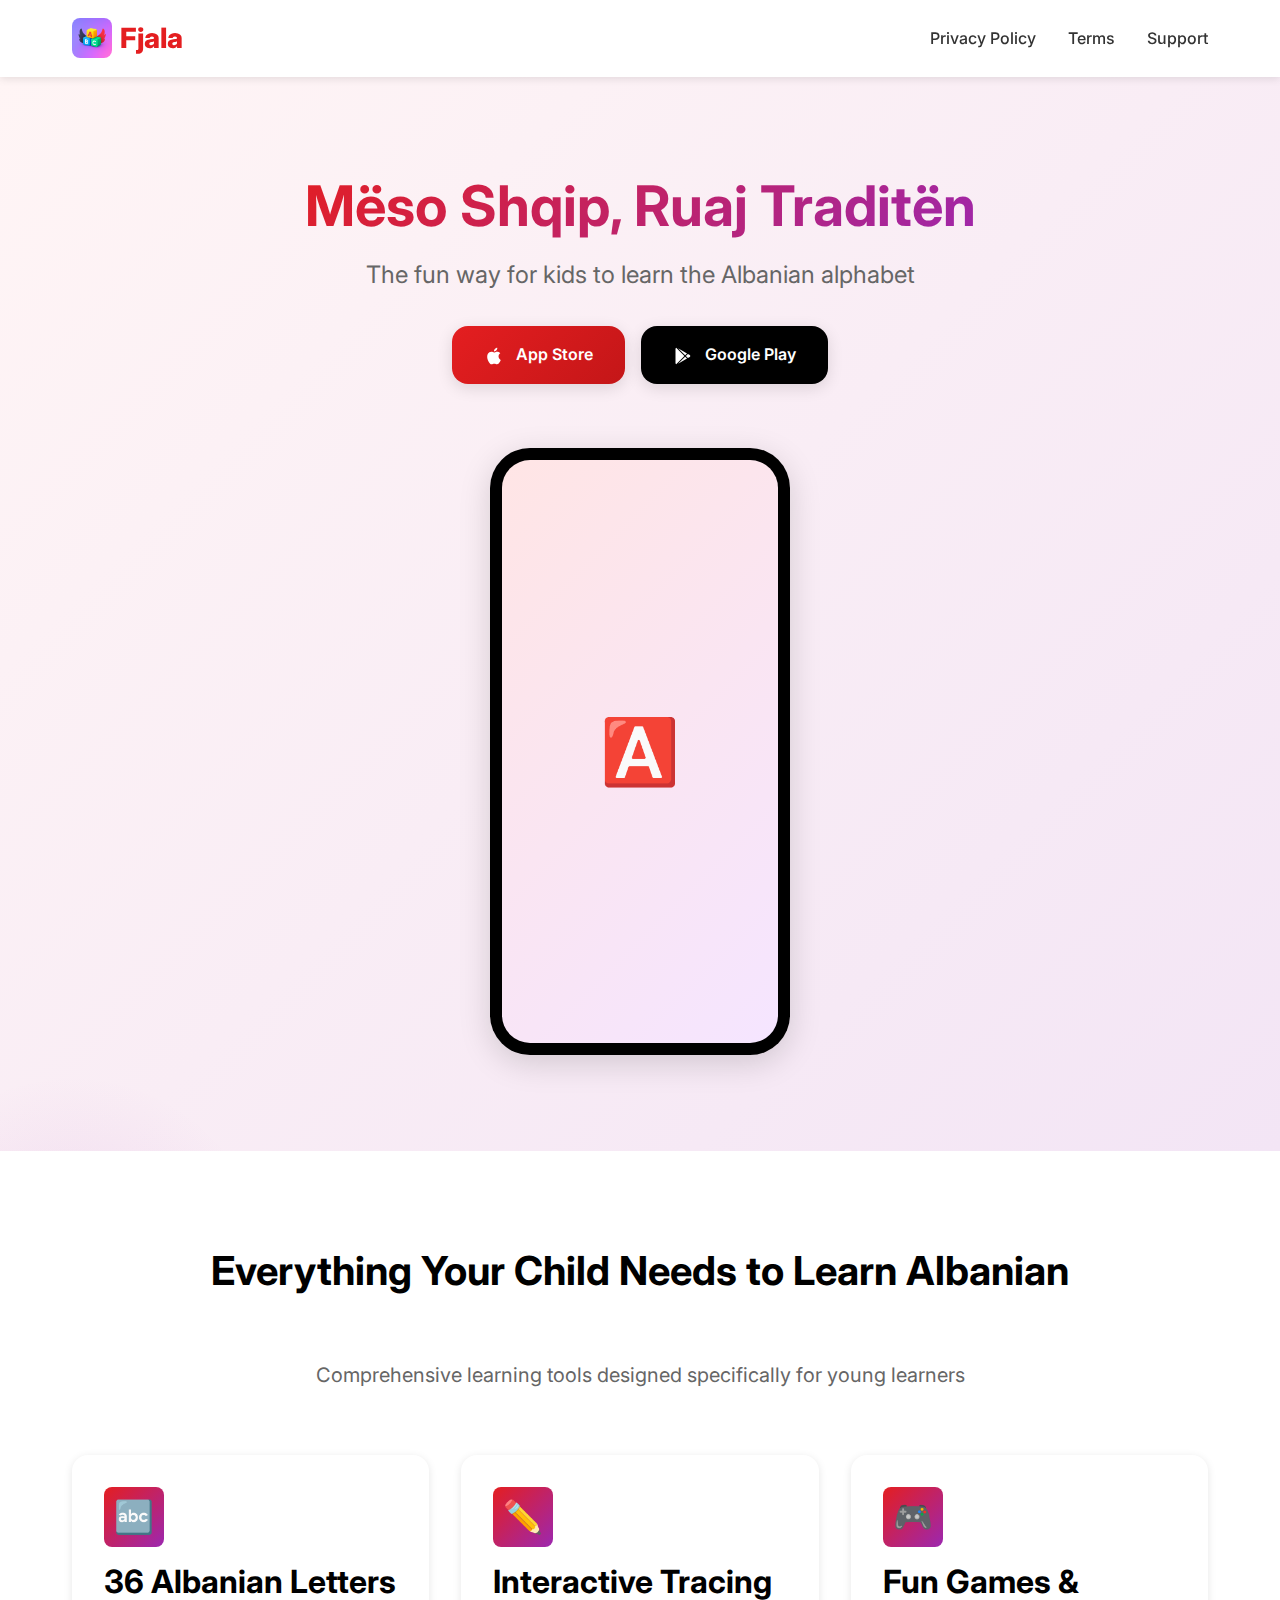
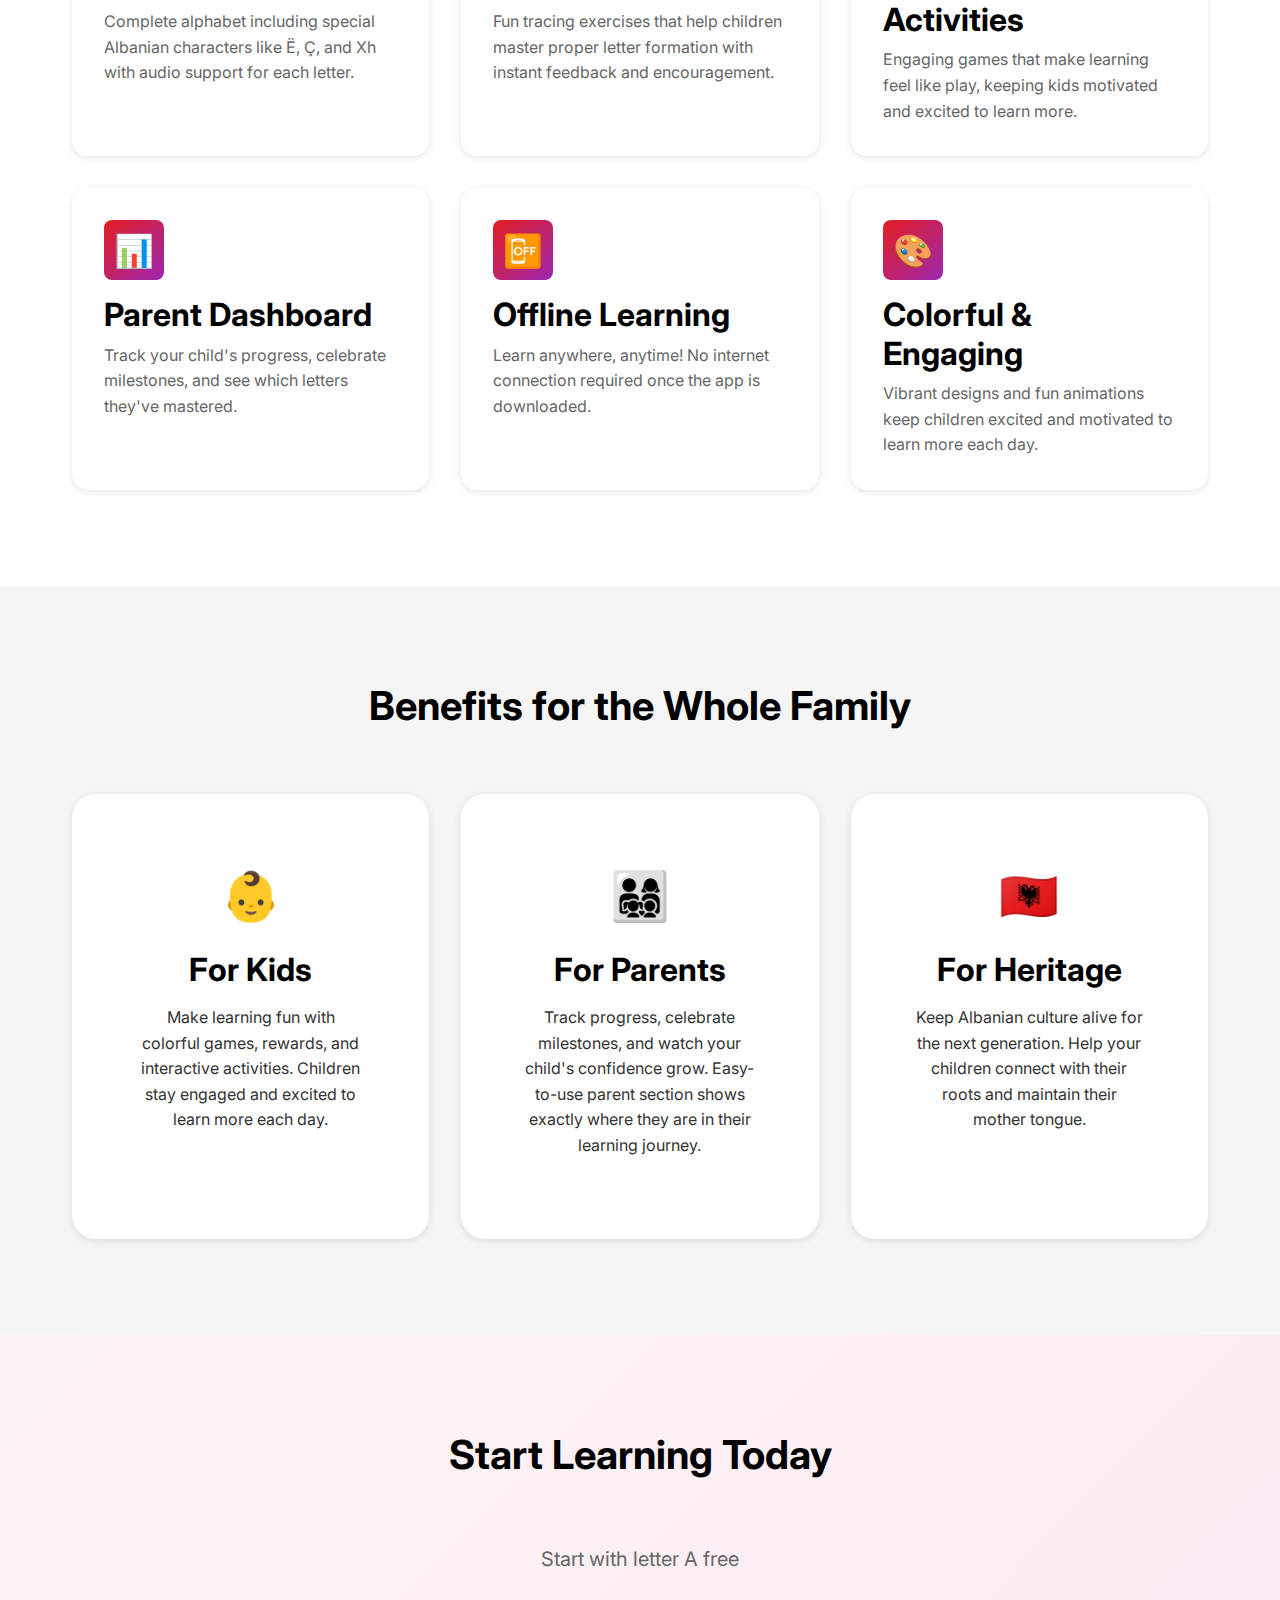
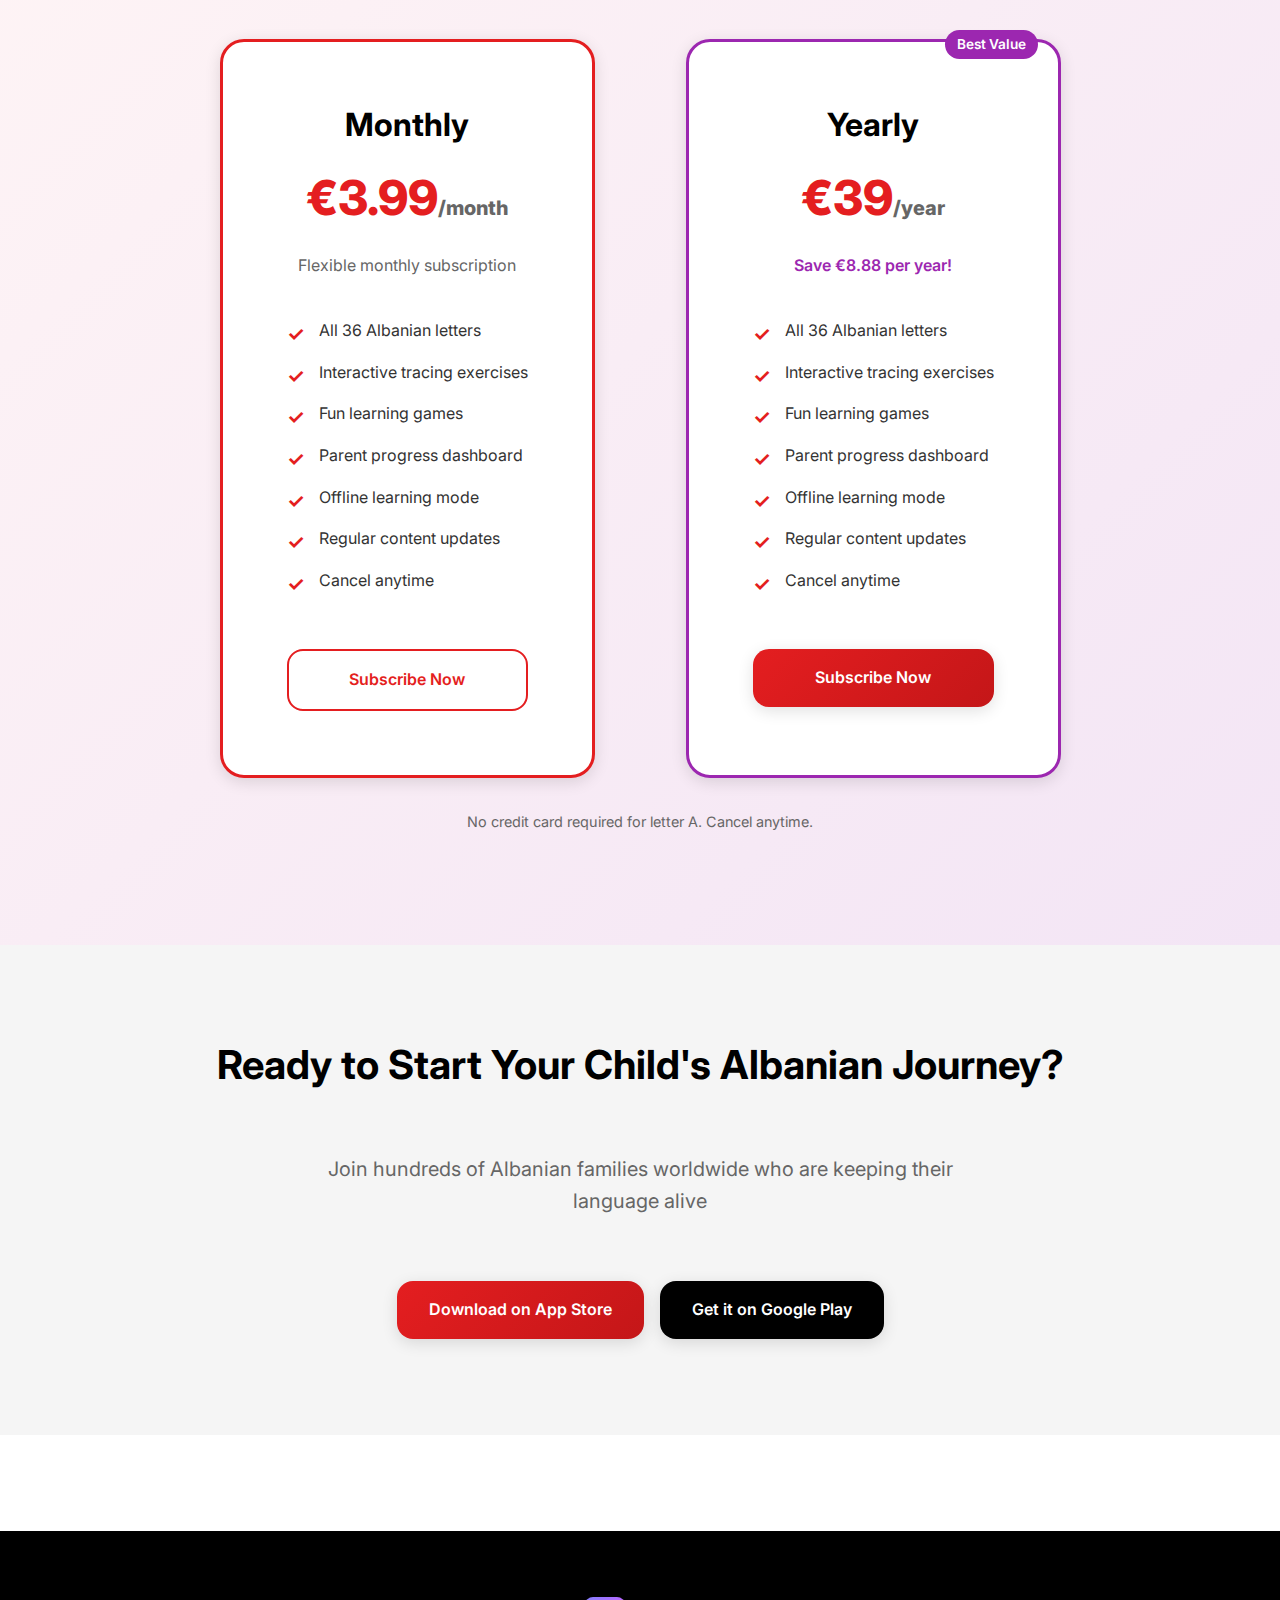
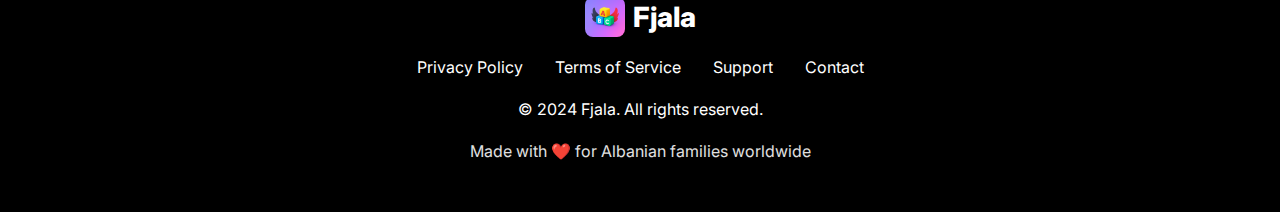
<file: index.html>
<!DOCTYPE html>
<html lang="sq">
<head>
    <meta charset="UTF-8">
    <meta name="viewport" content="width=device-width, initial-scale=1.0">
    <meta name="description" content="Fjala - The fun way for kids to learn the Albanian alphabet. Interactive learning with games, tracing exercises, and native pronunciation.">
    <meta name="keywords" content="Albanian alphabet, learn Albanian, kids education, Albanian language, mobile app">
    <meta name="author" content="Fjala">

    <!-- Open Graph Tags -->
    <meta property="og:title" content="Fjala - Learn Albanian, Preserve Tradition.">
    <meta property="og:description" content="The fun way for kids to learn the Albanian alphabet with interactive games and activities.">
    <meta property="og:type" content="website">
    <meta property="og:url" content="https://fjala.app">
    <meta property="og:image" content="https://fjala.app/og-image.jpg">

    <!-- Twitter Card -->
    <meta name="twitter:card" content="summary_large_image">
    <meta name="twitter:title" content="Fjala - Learn Albanian, Preserve Tradition">
    <meta name="twitter:description" content="The fun way for kids to learn the Albanian alphabet">

    <title>Fjala - Mëso Shqip, Ruaj Traditën</title>

    <!-- Favicon -->
    <link rel="icon" type="image/png" href="icon.png">
    <link rel="apple-touch-icon" href="icon.png">

    <!-- Google Fonts -->
    <link rel="preconnect" href="https://fonts.googleapis.com">
    <link rel="preconnect" href="https://fonts.gstatic.com" crossorigin>
    <link href="https://fonts.googleapis.com/css2?family=Inter:wght@400;500;600;700;800;900&display=swap" rel="stylesheet">

    <!-- Stylesheet -->
    <link rel="stylesheet" href="styles.css">
</head>
<body>
    <!-- Header -->
    <header>
        <div class="container">
            <div class="header-content">
                <a href="index.html" class="logo">
                    <img src="icon.png" alt="Fjala" class="logo-image">
                    <span>Fjala</span>
                </a>
                <nav>
                    <ul>
                        <li><a href="privacy.html">Privacy Policy</a></li>
                        <li><a href="terms.html">Terms</a></li>
                        <li><a href="support.html">Support</a></li>
                    </ul>
                </nav>
            </div>
        </div>
    </header>

    <!-- Hero Section -->
    <section class="hero">
        <div class="hero-content">
            <h1>Mëso Shqip, Ruaj Traditën</h1>
            <p class="subtitle">The fun way for kids to learn the Albanian alphabet</p>

            <div class="app-buttons">
                <a href="https://apps.apple.com/app/fjala-m%C3%ABso-duke-luajtur/id6754804679" class="btn btn-primary">
                    <svg width="20" height="20" viewBox="0 0 24 24" fill="currentColor" style="vertical-align: middle; margin-right: 8px;">
                        <path d="M18.71 19.5C17.88 20.74 17 21.95 15.66 21.97C14.32 22 13.89 21.18 12.37 21.18C10.84 21.18 10.37 21.95 9.09997 22C7.78997 22.05 6.79997 20.68 5.95997 19.47C4.24997 17 2.93997 12.45 4.69997 9.39C5.56997 7.87 7.12997 6.91 8.81997 6.88C10.1 6.86 11.32 7.75 12.11 7.75C12.89 7.75 14.37 6.68 15.92 6.84C16.57 6.87 18.39 7.1 19.56 8.82C19.47 8.88 17.39 10.1 17.41 12.63C17.44 15.65 20.06 16.66 20.09 16.67C20.06 16.74 19.67 18.11 18.71 19.5ZM13 3.5C13.73 2.67 14.94 2.04 15.94 2C16.07 3.17 15.6 4.35 14.9 5.19C14.21 6.04 13.07 6.7 11.95 6.61C11.8 5.46 12.36 4.26 13 3.5Z"/>
                    </svg>
                    App Store
                </a>
                <a href="https://play.google.com/store/apps/details?id=apps.fjala.app" class="btn btn-secondary">
                    <svg width="20" height="20" viewBox="0 0 24 24" fill="currentColor" style="vertical-align: middle; margin-right: 8px;">
                        <path d="M3,20.5V3.5C3,2.91 3.34,2.39 3.84,2.15L13.69,12L3.84,21.85C3.34,21.6 3,21.09 3,20.5M16.81,15.12L6.05,21.34L14.54,12.85L16.81,15.12M20.16,10.81C20.5,11.08 20.75,11.5 20.75,12C20.75,12.5 20.53,12.9 20.18,13.18L17.89,14.5L15.39,12L17.89,9.5L20.16,10.81M6.05,2.66L16.81,8.88L14.54,11.15L6.05,2.66Z"/>
                    </svg>
                    Google Play
                </a>
            </div>

            <!-- App Mockup -->
            <div class="app-mockup">
                <div class="phone-frame">
                    <div class="phone-screen">
                        🅰️
                    </div>
                </div>
            </div>
        </div>
    </section>

    <!-- Features Section -->
    <section id="features">
        <div class="container">
            <h2 class="section-title">Everything Your Child Needs to Learn Albanian</h2>
            <p class="section-subtitle">Comprehensive learning tools designed specifically for young learners</p>

            <div class="features-grid">
                <div class="feature-card">
                    <div class="feature-icon">🔤</div>
                    <h3>36 Albanian Letters</h3>
                    <p>Complete alphabet including special Albanian characters like Ë, Ç, and Xh with audio support for each letter.</p>
                </div>

                <div class="feature-card">
                    <div class="feature-icon">✏️</div>
                    <h3>Interactive Tracing</h3>
                    <p>Fun tracing exercises that help children master proper letter formation with instant feedback and encouragement.</p>
                </div>

                <div class="feature-card">
                    <div class="feature-icon">🎮</div>
                    <h3>Fun Games & Activities</h3>
                    <p>Engaging games that make learning feel like play, keeping kids motivated and excited to learn more.</p>
                </div>

                <div class="feature-card">
                    <div class="feature-icon">📊</div>
                    <h3>Parent Dashboard</h3>
                    <p>Track your child's progress, celebrate milestones, and see which letters they've mastered.</p>
                </div>

                <div class="feature-card">
                    <div class="feature-icon">📴</div>
                    <h3>Offline Learning</h3>
                    <p>Learn anywhere, anytime! No internet connection required once the app is downloaded.</p>
                </div>

                <div class="feature-card">
                    <div class="feature-icon">🎨</div>
                    <h3>Colorful & Engaging</h3>
                    <p>Vibrant designs and fun animations keep children excited and motivated to learn more each day.</p>
                </div>
            </div>
        </div>
    </section>

    <!-- Benefits Section -->
    <section class="benefits">
        <div class="container">
            <h2 class="section-title">Benefits for the Whole Family</h2>

            <div class="benefits-grid">
                <div class="benefit-card">
                    <div class="benefit-icon">👶</div>
                    <h3>For Kids</h3>
                    <p>Make learning fun with colorful games, rewards, and interactive activities. Children stay engaged and excited to learn more each day.</p>
                </div>

                <div class="benefit-card">
                    <div class="benefit-icon">👨‍👩‍👧‍👦</div>
                    <h3>For Parents</h3>
                    <p>Track progress, celebrate milestones, and watch your child's confidence grow. Easy-to-use parent section shows exactly where they are in their learning journey.</p>
                </div>

                <div class="benefit-card">
                    <div class="benefit-icon">🇦🇱</div>
                    <h3>For Heritage</h3>
                    <p>Keep Albanian culture alive for the next generation. Help your children connect with their roots and maintain their mother tongue.</p>
                </div>
            </div>
        </div>
    </section>

    <!-- Pricing Section -->
    <section class="pricing">
        <div class="container">
            <h2 class="section-title">Start Learning Today</h2>
            <p class="section-subtitle">Start with letter A free</p>

            <div style="display: grid; grid-template-columns: repeat(auto-fit, minmax(280px, 1fr)); gap: 2rem; max-width: 900px; margin: 0 auto;">
                <!-- Monthly Plan -->
                <div class="pricing-card">
                    <h3>Monthly</h3>
                    <div class="price">€3.99<span class="price-period">/month</span></div>
                    <p style="color: var(--text-light); margin-bottom: 1.5rem;">Flexible monthly subscription</p>

                    <ul class="pricing-features">
                        <li>All 36 Albanian letters</li>
                        <li>Interactive tracing exercises</li>
                        <li>Fun learning games</li>
                        <li>Parent progress dashboard</li>
                        <li>Offline learning mode</li>
                        <li>Regular content updates</li>
                        <li>Cancel anytime</li>
                    </ul>

                    <a href="https://apps.apple.com/app/fjala-m%C3%ABso-duke-luajtur/id6754804679" class="btn btn-outline" style="width: 100%; margin-top: 1rem;">Subscribe Now</a>
                </div>

                <!-- Yearly Plan -->
                <div class="pricing-card" style="border-color: var(--accent-purple); position: relative;">
                    <div style="position: absolute; top: -12px; right: 20px; background: var(--accent-purple); color: white; padding: 4px 12px; border-radius: 20px; font-size: 0.85rem; font-weight: 600;">Best Value</div>
                    <h3>Yearly</h3>
                    <div class="price">€39<span class="price-period">/year</span></div>
                    <p style="color: var(--accent-purple); font-weight: 600; margin-bottom: 1.5rem;">Save €8.88 per year!</p>

                    <ul class="pricing-features">
                        <li>All 36 Albanian letters</li>
                        <li>Interactive tracing exercises</li>
                        <li>Fun learning games</li>
                        <li>Parent progress dashboard</li>
                        <li>Offline learning mode</li>
                        <li>Regular content updates</li>
                        <li>Cancel anytime</li>
                    </ul>

                    <a href="https://apps.apple.com/app/fjala-m%C3%ABso-duke-luajtur/id6754804679" class="btn btn-primary" style="width: 100%; margin-top: 1rem;">Subscribe Now</a>
                </div>
            </div>

            <p style="margin-top: 2rem; color: var(--text-light); text-align: center; font-size: 0.9rem;">No credit card required for letter A. Cancel anytime.</p>
        </div>
    </section>

    <!-- CTA Section -->
    <section style="background: var(--light-gray); text-align: center;">
        <div class="container">
            <h2 class="section-title">Ready to Start Your Child's Albanian Journey?</h2>
            <p class="section-subtitle">Join hundreds of Albanian families worldwide who are keeping their language alive</p>

            <div class="app-buttons">
                <a href="https://apps.apple.com/app/fjala-m%C3%ABso-duke-luajtur/id6754804679" class="btn btn-primary">Download on App Store</a>
                <a href="https://play.google.com/store/apps/details?id=apps.fjala.app" class="btn btn-secondary">Get it on Google Play</a>
            </div>
        </div>
    </section>

    <!-- Footer -->
    <footer>
        <div class="container">
            <div class="footer-content">
                <div class="logo" style="justify-content: center; color: var(--white); margin-bottom: 1rem;">
                    <img src="icon.png" alt="Fjala" class="logo-image">
                    <span>Fjala</span>
                </div>

                <ul class="footer-links">
                    <li><a href="privacy.html">Privacy Policy</a></li>
                    <li><a href="terms.html">Terms of Service</a></li>
                    <li><a href="support.html">Support</a></li>
                    <li><a href="mailto:balkans.apps@gmail.com">Contact</a></li>
                </ul>

                <p>&copy; 2024 Fjala. All rights reserved.</p>
                <p class="footer-tagline">Made with <span class="heart">❤️</span> for Albanian families worldwide</p>
            </div>
        </div>
    </footer>
</body>
</html>
</file>
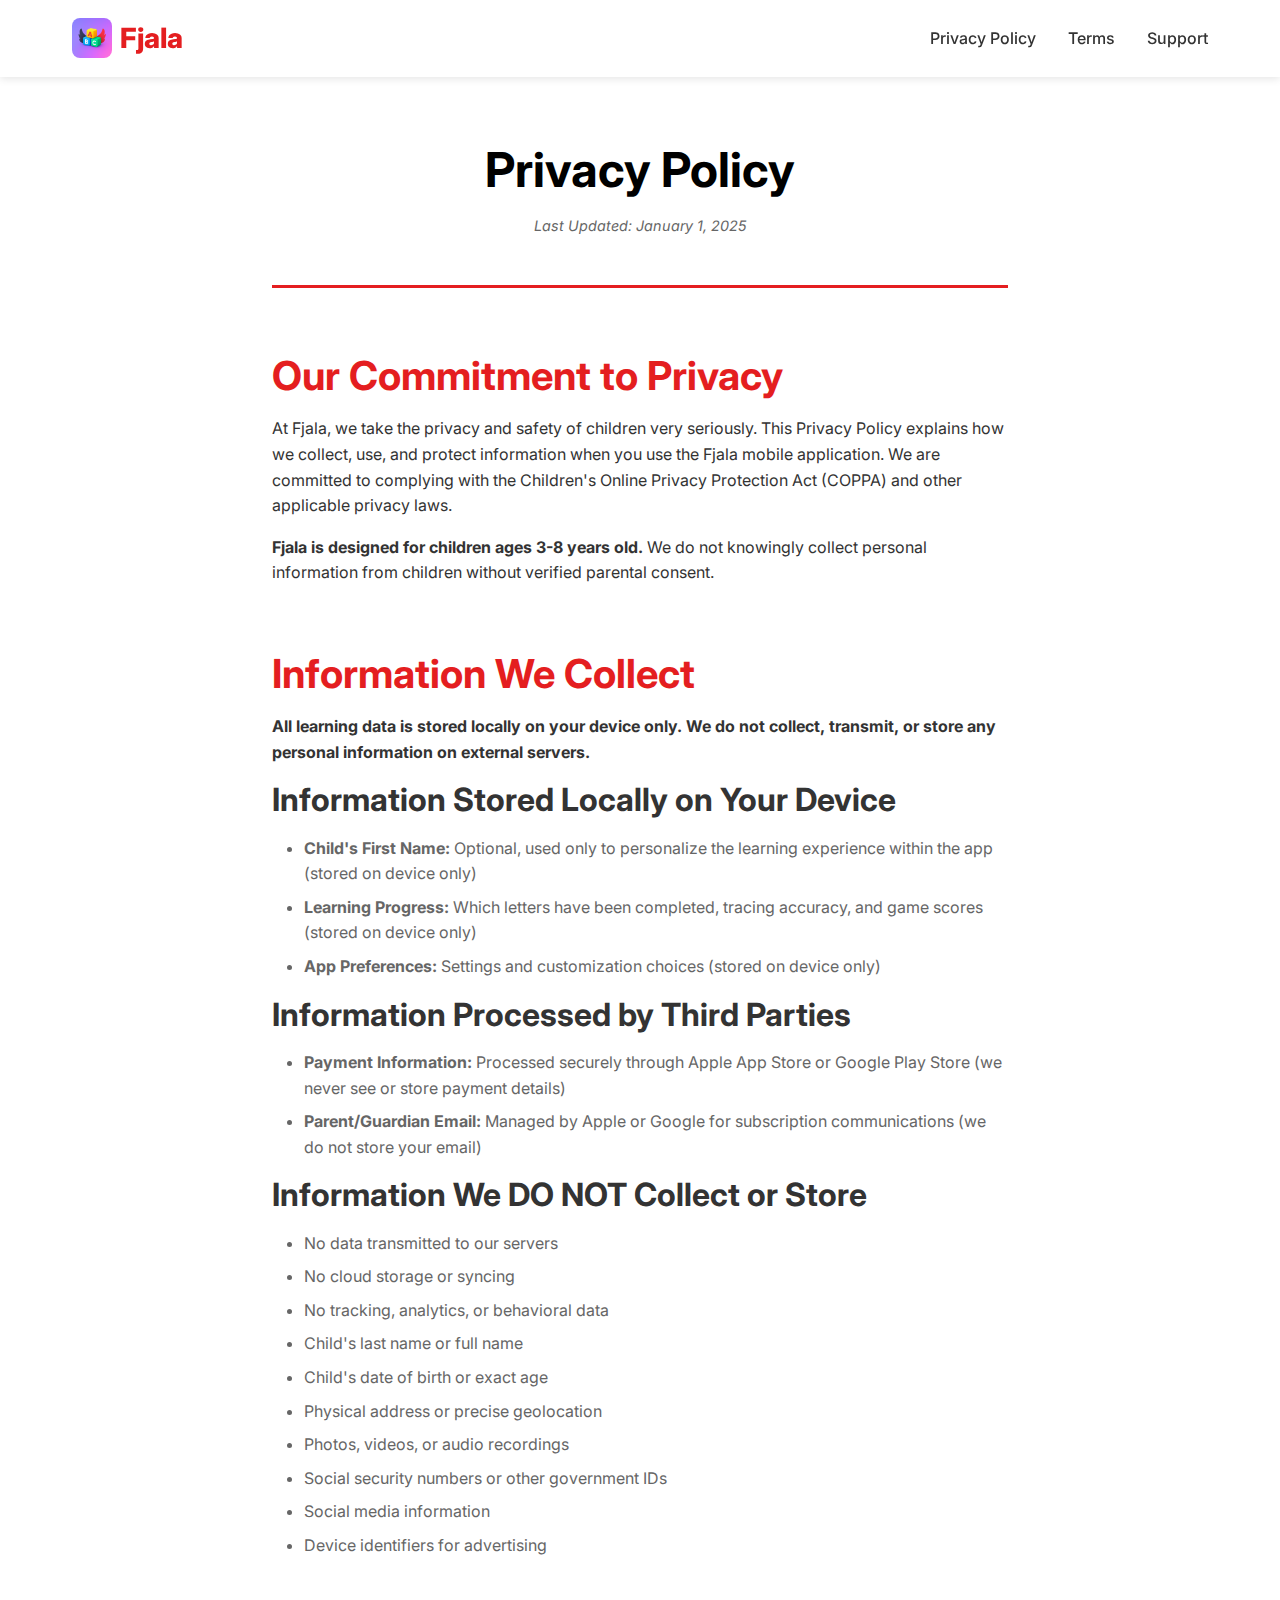
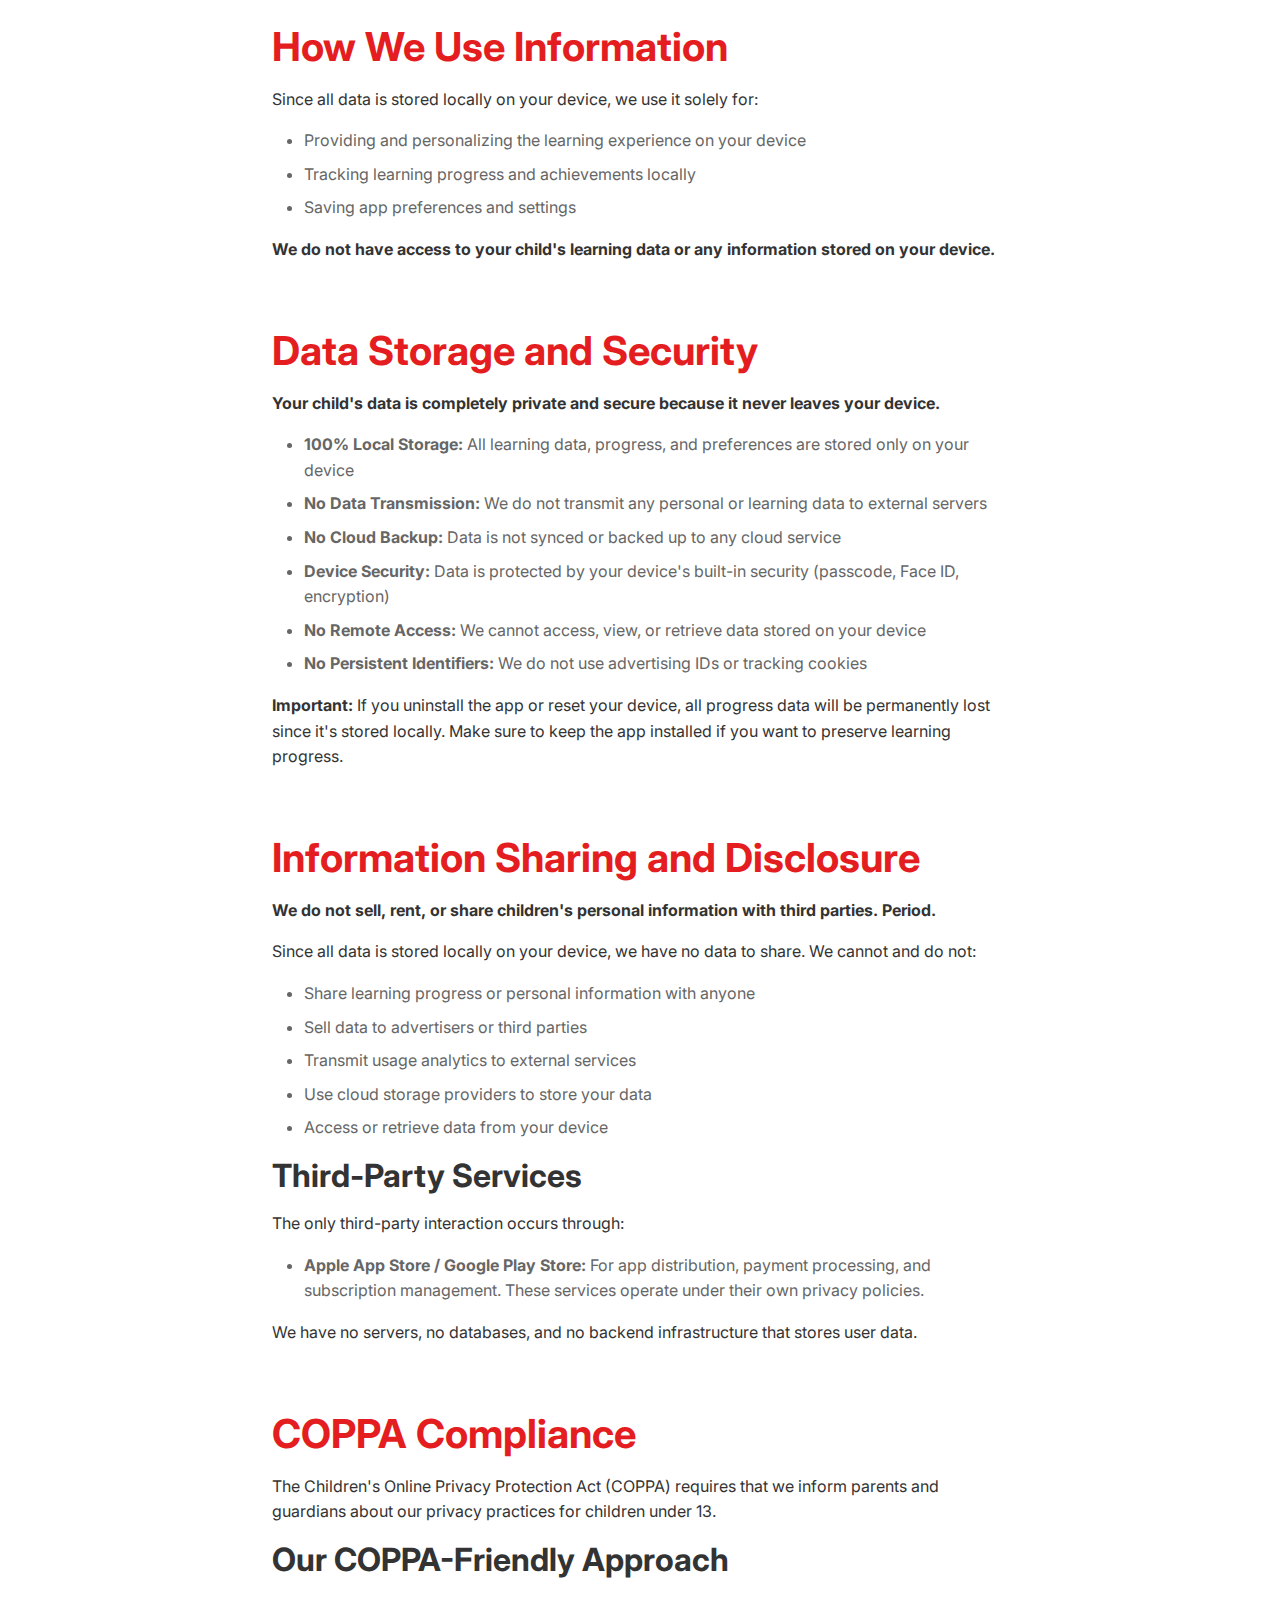
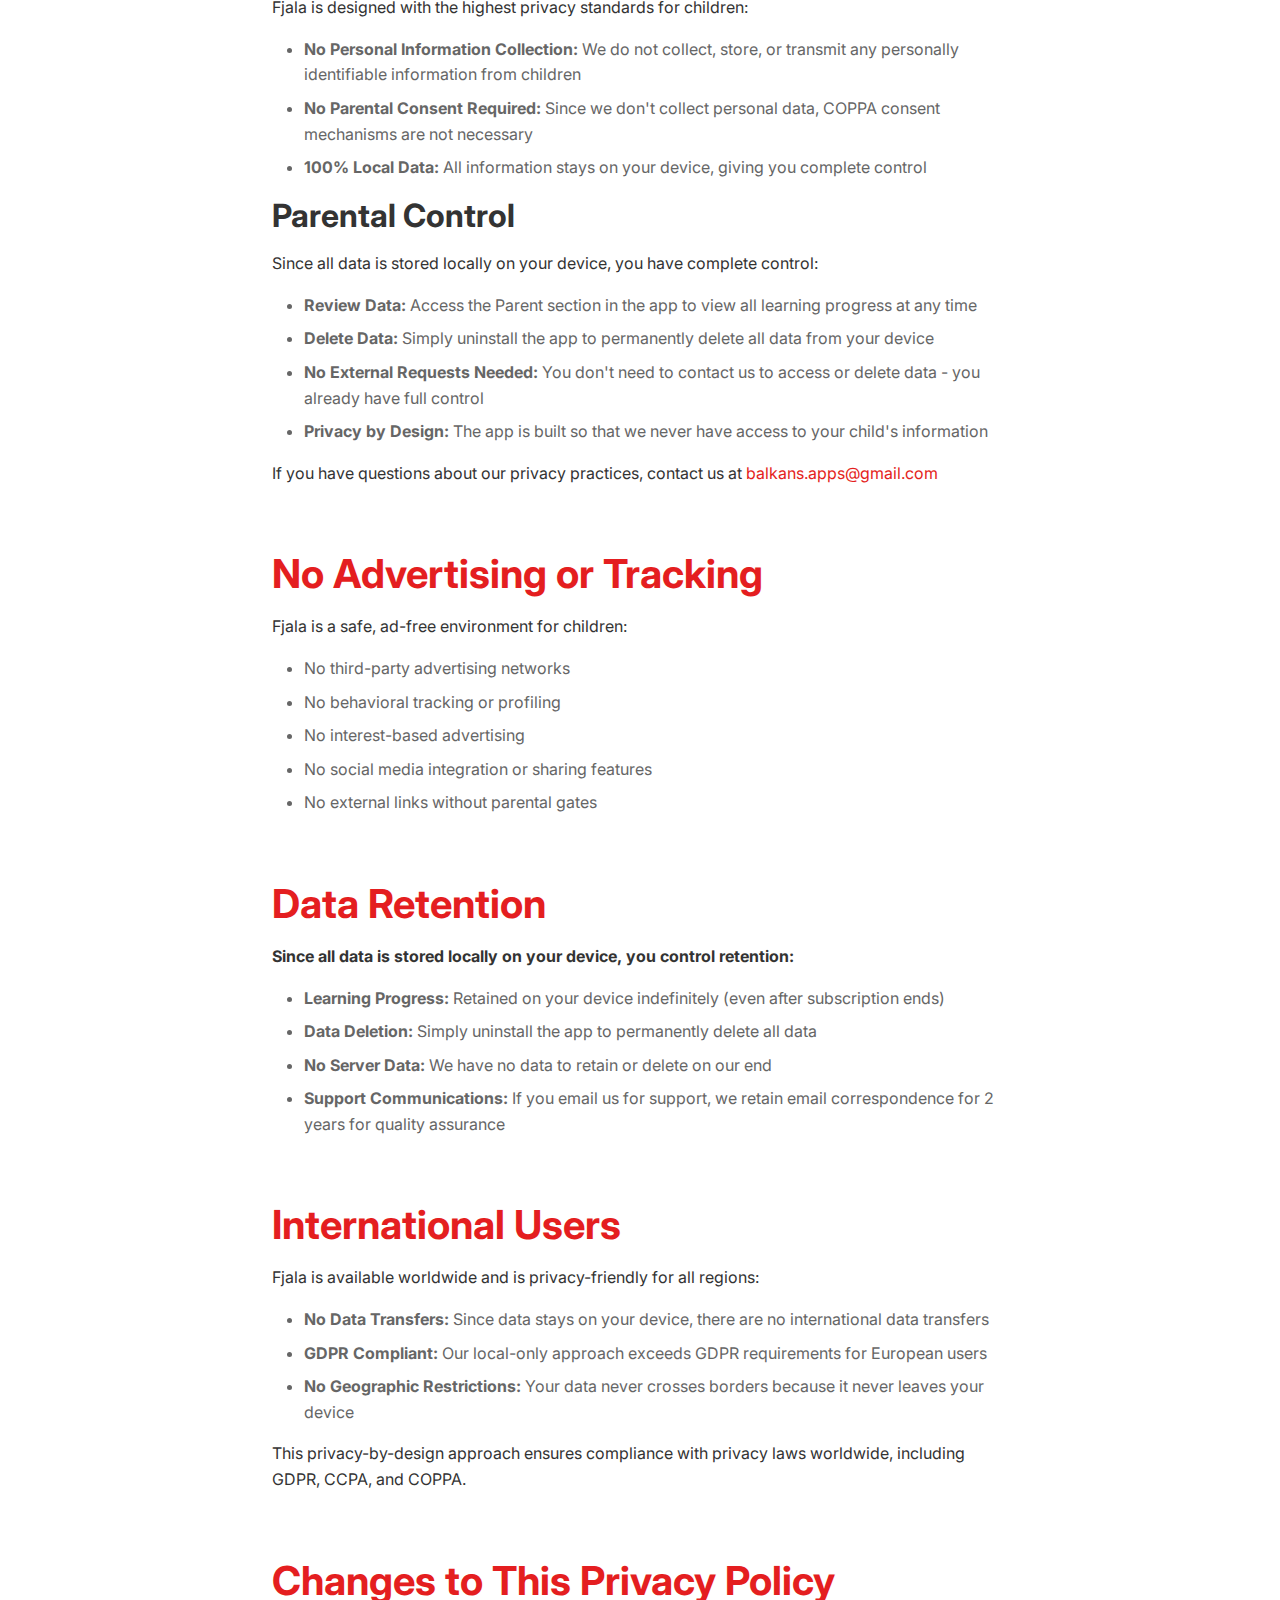
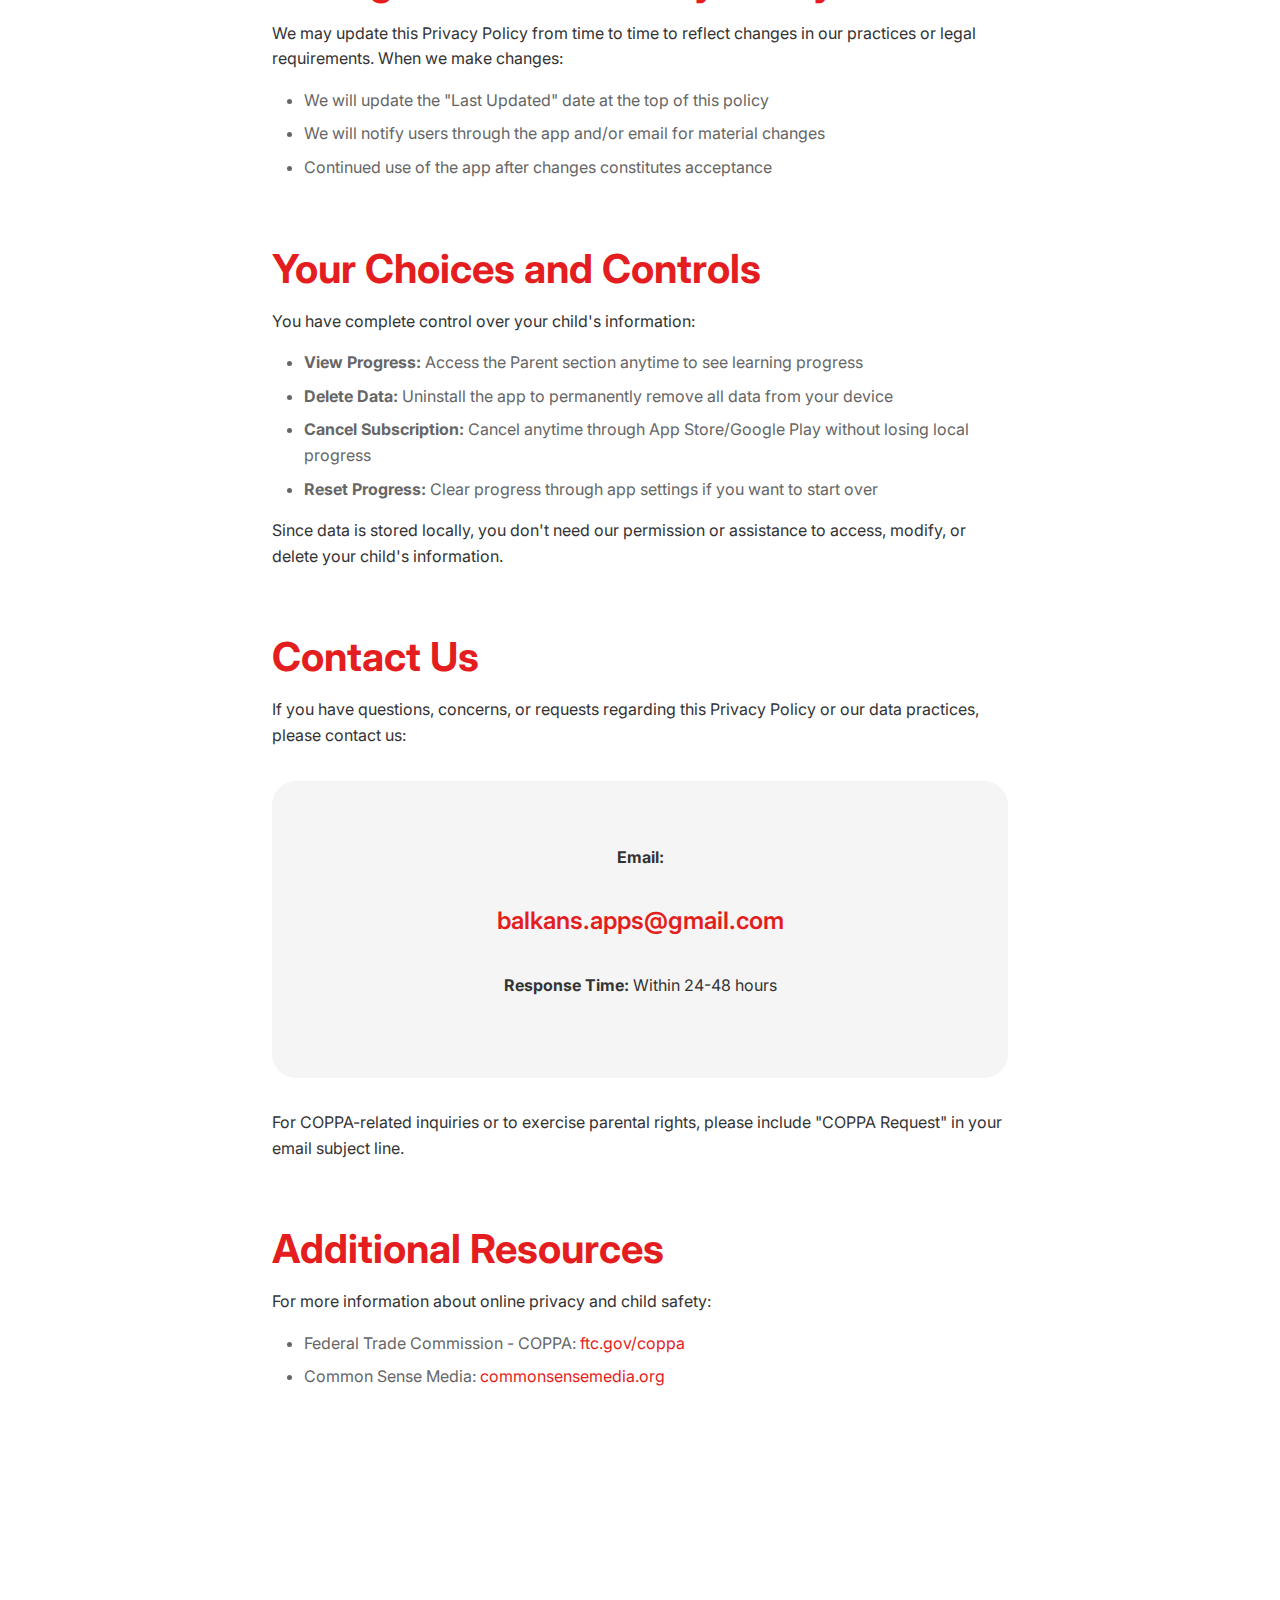
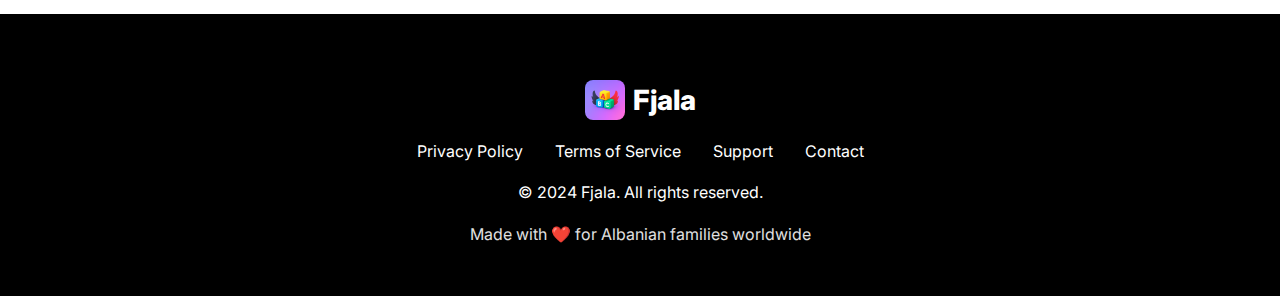
<file: privacy.html>
<!DOCTYPE html>
<html lang="en">
<head>
    <meta charset="UTF-8">
    <meta name="viewport" content="width=device-width, initial-scale=1.0">
    <meta name="description" content="Fjala Privacy Policy - How we protect your child's data and comply with COPPA regulations.">
    <meta name="robots" content="index, follow">

    <title>Privacy Policy - Fjala</title>

    <!-- Favicon -->
    <link rel="icon" type="image/png" href="icon.png">
    <link rel="apple-touch-icon" href="icon.png">

    <!-- Google Fonts -->
    <link rel="preconnect" href="https://fonts.googleapis.com">
    <link rel="preconnect" href="https://fonts.gstatic.com" crossorigin>
    <link href="https://fonts.googleapis.com/css2?family=Inter:wght@400;500;600;700;800;900&display=swap" rel="stylesheet">

    <!-- Stylesheet -->
    <link rel="stylesheet" href="styles.css">
</head>
<body>
    <!-- Header -->
    <header>
        <div class="container">
            <div class="header-content">
                <a href="index.html" class="logo">
                    <img src="icon.png" alt="Fjala" class="logo-image">
                    <span>Fjala</span>
                </a>
                <nav>
                    <ul>
                        <li><a href="privacy.html">Privacy Policy</a></li>
                        <li><a href="terms.html">Terms</a></li>
                        <li><a href="support.html">Support</a></li>
                    </ul>
                </nav>
            </div>
        </div>
    </header>

    <!-- Main Content -->
    <main class="content-page">
        <div class="container-narrow">
            <div class="content-header">
                <h1>Privacy Policy</h1>
                <p class="last-updated">Last Updated: January 1, 2025</p>
            </div>

            <div class="content-section">
                <h2>Our Commitment to Privacy</h2>
                <p>At Fjala, we take the privacy and safety of children very seriously. This Privacy Policy explains how we collect, use, and protect information when you use the Fjala mobile application. We are committed to complying with the Children's Online Privacy Protection Act (COPPA) and other applicable privacy laws.</p>
                <p><strong>Fjala is designed for children ages 3-8 years old.</strong> We do not knowingly collect personal information from children without verified parental consent.</p>
            </div>

            <div class="content-section">
                <h2>Information We Collect</h2>
                <p><strong>All learning data is stored locally on your device only. We do not collect, transmit, or store any personal information on external servers.</strong></p>

                <h3>Information Stored Locally on Your Device</h3>
                <ul>
                    <li><strong>Child's First Name:</strong> Optional, used only to personalize the learning experience within the app (stored on device only)</li>
                    <li><strong>Learning Progress:</strong> Which letters have been completed, tracing accuracy, and game scores (stored on device only)</li>
                    <li><strong>App Preferences:</strong> Settings and customization choices (stored on device only)</li>
                </ul>

                <h3>Information Processed by Third Parties</h3>
                <ul>
                    <li><strong>Payment Information:</strong> Processed securely through Apple App Store or Google Play Store (we never see or store payment details)</li>
                    <li><strong>Parent/Guardian Email:</strong> Managed by Apple or Google for subscription communications (we do not store your email)</li>
                </ul>

                <h3>Information We DO NOT Collect or Store</h3>
                <ul>
                    <li>No data transmitted to our servers</li>
                    <li>No cloud storage or syncing</li>
                    <li>No tracking, analytics, or behavioral data</li>
                    <li>Child's last name or full name</li>
                    <li>Child's date of birth or exact age</li>
                    <li>Physical address or precise geolocation</li>
                    <li>Photos, videos, or audio recordings</li>
                    <li>Social security numbers or other government IDs</li>
                    <li>Social media information</li>
                    <li>Device identifiers for advertising</li>
                </ul>
            </div>

            <div class="content-section">
                <h2>How We Use Information</h2>
                <p>Since all data is stored locally on your device, we use it solely for:</p>
                <ul>
                    <li>Providing and personalizing the learning experience on your device</li>
                    <li>Tracking learning progress and achievements locally</li>
                    <li>Saving app preferences and settings</li>
                </ul>
                <p><strong>We do not have access to your child's learning data or any information stored on your device.</strong></p>
            </div>

            <div class="content-section">
                <h2>Data Storage and Security</h2>
                <p><strong>Your child's data is completely private and secure because it never leaves your device.</strong></p>
                <ul>
                    <li><strong>100% Local Storage:</strong> All learning data, progress, and preferences are stored only on your device</li>
                    <li><strong>No Data Transmission:</strong> We do not transmit any personal or learning data to external servers</li>
                    <li><strong>No Cloud Backup:</strong> Data is not synced or backed up to any cloud service</li>
                    <li><strong>Device Security:</strong> Data is protected by your device's built-in security (passcode, Face ID, encryption)</li>
                    <li><strong>No Remote Access:</strong> We cannot access, view, or retrieve data stored on your device</li>
                    <li><strong>No Persistent Identifiers:</strong> We do not use advertising IDs or tracking cookies</li>
                </ul>
                <p><strong>Important:</strong> If you uninstall the app or reset your device, all progress data will be permanently lost since it's stored locally. Make sure to keep the app installed if you want to preserve learning progress.</p>
            </div>

            <div class="content-section">
                <h2>Information Sharing and Disclosure</h2>
                <p><strong>We do not sell, rent, or share children's personal information with third parties. Period.</strong></p>

                <p>Since all data is stored locally on your device, we have no data to share. We cannot and do not:</p>
                <ul>
                    <li>Share learning progress or personal information with anyone</li>
                    <li>Sell data to advertisers or third parties</li>
                    <li>Transmit usage analytics to external services</li>
                    <li>Use cloud storage providers to store your data</li>
                    <li>Access or retrieve data from your device</li>
                </ul>

                <h3>Third-Party Services</h3>
                <p>The only third-party interaction occurs through:</p>
                <ul>
                    <li><strong>Apple App Store / Google Play Store:</strong> For app distribution, payment processing, and subscription management. These services operate under their own privacy policies.</li>
                </ul>
                <p>We have no servers, no databases, and no backend infrastructure that stores user data.</p>
            </div>

            <div class="content-section">
                <h2>COPPA Compliance</h2>
                <p>The Children's Online Privacy Protection Act (COPPA) requires that we inform parents and guardians about our privacy practices for children under 13.</p>

                <h3>Our COPPA-Friendly Approach</h3>
                <p>Fjala is designed with the highest privacy standards for children:</p>
                <ul>
                    <li><strong>No Personal Information Collection:</strong> We do not collect, store, or transmit any personally identifiable information from children</li>
                    <li><strong>No Parental Consent Required:</strong> Since we don't collect personal data, COPPA consent mechanisms are not necessary</li>
                    <li><strong>100% Local Data:</strong> All information stays on your device, giving you complete control</li>
                </ul>

                <h3>Parental Control</h3>
                <p>Since all data is stored locally on your device, you have complete control:</p>
                <ul>
                    <li><strong>Review Data:</strong> Access the Parent section in the app to view all learning progress at any time</li>
                    <li><strong>Delete Data:</strong> Simply uninstall the app to permanently delete all data from your device</li>
                    <li><strong>No External Requests Needed:</strong> You don't need to contact us to access or delete data - you already have full control</li>
                    <li><strong>Privacy by Design:</strong> The app is built so that we never have access to your child's information</li>
                </ul>

                <p>If you have questions about our privacy practices, contact us at <a href="mailto:balkans.apps@gmail.com">balkans.apps@gmail.com</a></p>
            </div>

            <div class="content-section">
                <h2>No Advertising or Tracking</h2>
                <p>Fjala is a safe, ad-free environment for children:</p>
                <ul>
                    <li>No third-party advertising networks</li>
                    <li>No behavioral tracking or profiling</li>
                    <li>No interest-based advertising</li>
                    <li>No social media integration or sharing features</li>
                    <li>No external links without parental gates</li>
                </ul>
            </div>

            <div class="content-section">
                <h2>Data Retention</h2>
                <p><strong>Since all data is stored locally on your device, you control retention:</strong></p>
                <ul>
                    <li><strong>Learning Progress:</strong> Retained on your device indefinitely (even after subscription ends)</li>
                    <li><strong>Data Deletion:</strong> Simply uninstall the app to permanently delete all data</li>
                    <li><strong>No Server Data:</strong> We have no data to retain or delete on our end</li>
                    <li><strong>Support Communications:</strong> If you email us for support, we retain email correspondence for 2 years for quality assurance</li>
                </ul>
            </div>

            <div class="content-section">
                <h2>International Users</h2>
                <p>Fjala is available worldwide and is privacy-friendly for all regions:</p>
                <ul>
                    <li><strong>No Data Transfers:</strong> Since data stays on your device, there are no international data transfers</li>
                    <li><strong>GDPR Compliant:</strong> Our local-only approach exceeds GDPR requirements for European users</li>
                    <li><strong>No Geographic Restrictions:</strong> Your data never crosses borders because it never leaves your device</li>
                </ul>
                <p>This privacy-by-design approach ensures compliance with privacy laws worldwide, including GDPR, CCPA, and COPPA.</p>
            </div>

            <div class="content-section">
                <h2>Changes to This Privacy Policy</h2>
                <p>We may update this Privacy Policy from time to time to reflect changes in our practices or legal requirements. When we make changes:</p>
                <ul>
                    <li>We will update the "Last Updated" date at the top of this policy</li>
                    <li>We will notify users through the app and/or email for material changes</li>
                    <li>Continued use of the app after changes constitutes acceptance</li>
                </ul>
            </div>

            <div class="content-section">
                <h2>Your Choices and Controls</h2>
                <p>You have complete control over your child's information:</p>
                <ul>
                    <li><strong>View Progress:</strong> Access the Parent section anytime to see learning progress</li>
                    <li><strong>Delete Data:</strong> Uninstall the app to permanently remove all data from your device</li>
                    <li><strong>Cancel Subscription:</strong> Cancel anytime through App Store/Google Play without losing local progress</li>
                    <li><strong>Reset Progress:</strong> Clear progress through app settings if you want to start over</li>
                </ul>
                <p>Since data is stored locally, you don't need our permission or assistance to access, modify, or delete your child's information.</p>
            </div>

            <div class="content-section">
                <h2>Contact Us</h2>
                <p>If you have questions, concerns, or requests regarding this Privacy Policy or our data practices, please contact us:</p>

                <div class="contact-card">
                    <p><strong>Email:</strong></p>
                    <a href="mailto:balkans.apps@gmail.com" class="contact-email">balkans.apps@gmail.com</a>
                    <p style="margin-top: 1rem;"><strong>Response Time:</strong> Within 24-48 hours</p>
                </div>

                <p style="margin-top: 2rem;">For COPPA-related inquiries or to exercise parental rights, please include "COPPA Request" in your email subject line.</p>
            </div>

            <div class="content-section">
                <h2>Additional Resources</h2>
                <p>For more information about online privacy and child safety:</p>
                <ul>
                    <li>Federal Trade Commission - COPPA: <a href="https://www.ftc.gov/enforcement/rules/rulemaking-regulatory-reform-proceedings/childrens-online-privacy-protection-rule" target="_blank" rel="noopener noreferrer">ftc.gov/coppa</a></li>
                    <li>Common Sense Media: <a href="https://www.commonsensemedia.org" target="_blank" rel="noopener noreferrer">commonsensemedia.org</a></li>
                </ul>
            </div>
        </div>
    </main>

    <!-- Footer -->
    <footer>
        <div class="container">
            <div class="footer-content">
                <div class="logo" style="justify-content: center; color: var(--white); margin-bottom: 1rem;">
                    <img src="icon.png" alt="Fjala" class="logo-image">
                    <span>Fjala</span>
                </div>

                <ul class="footer-links">
                    <li><a href="privacy.html">Privacy Policy</a></li>
                    <li><a href="terms.html">Terms of Service</a></li>
                    <li><a href="support.html">Support</a></li>
                    <li><a href="mailto:balkans.apps@gmail.com">Contact</a></li>
                </ul>

                <p>&copy; 2024 Fjala. All rights reserved.</p>
                <p class="footer-tagline">Made with <span class="heart">❤️</span> for Albanian families worldwide</p>
            </div>
        </div>
    </footer>
</body>
</html>
</file>
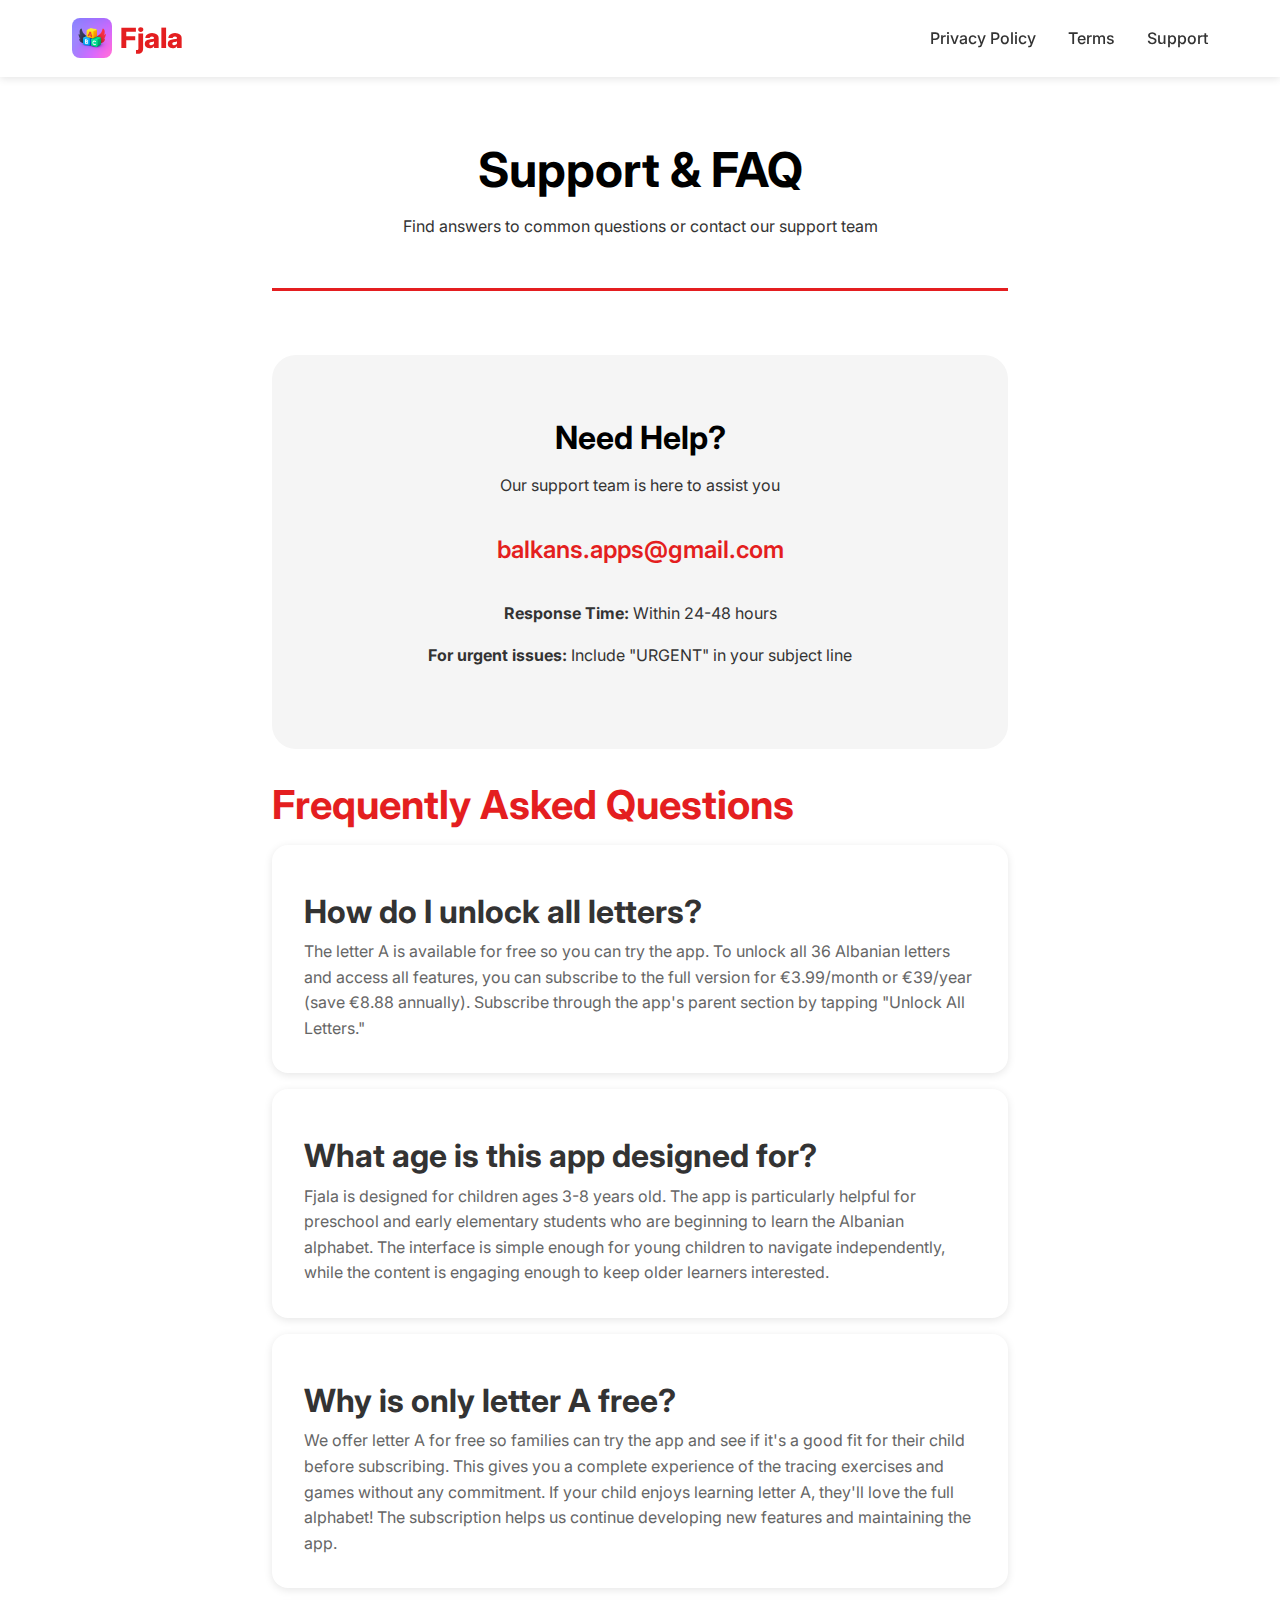
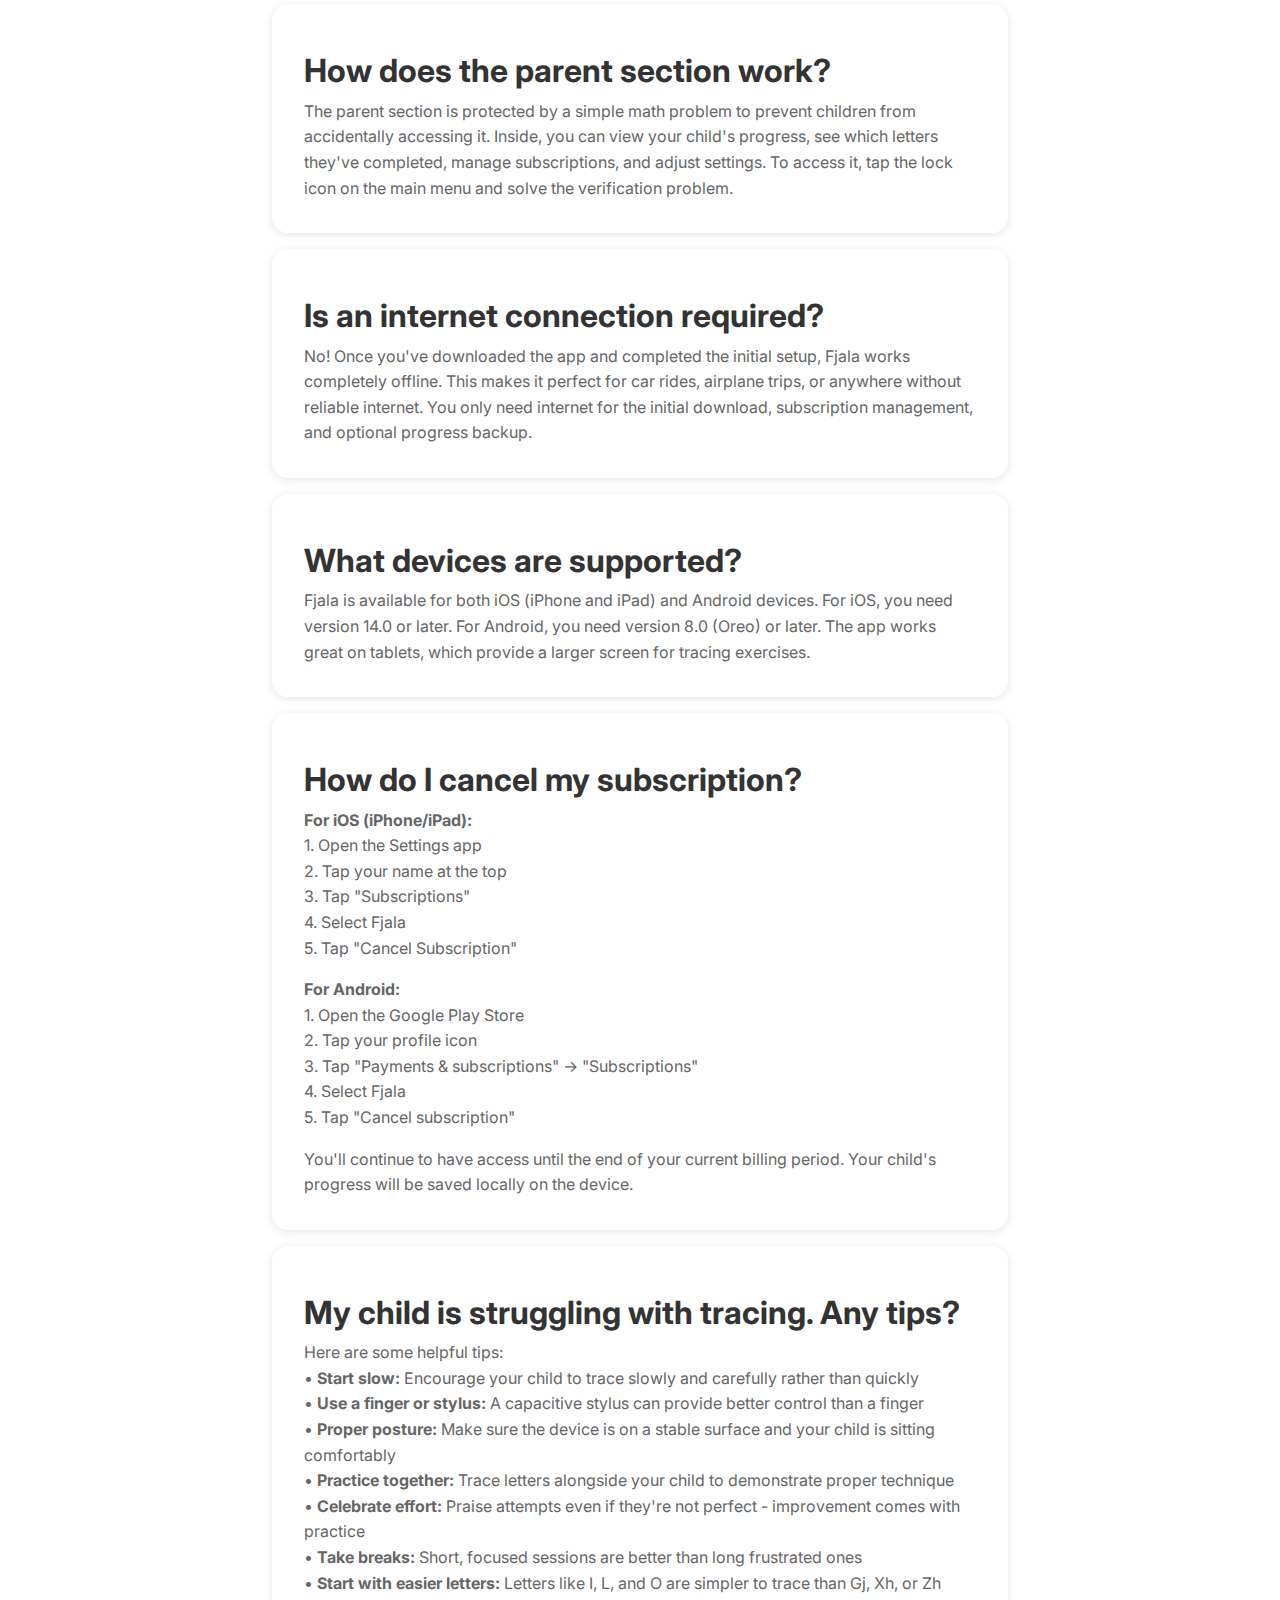
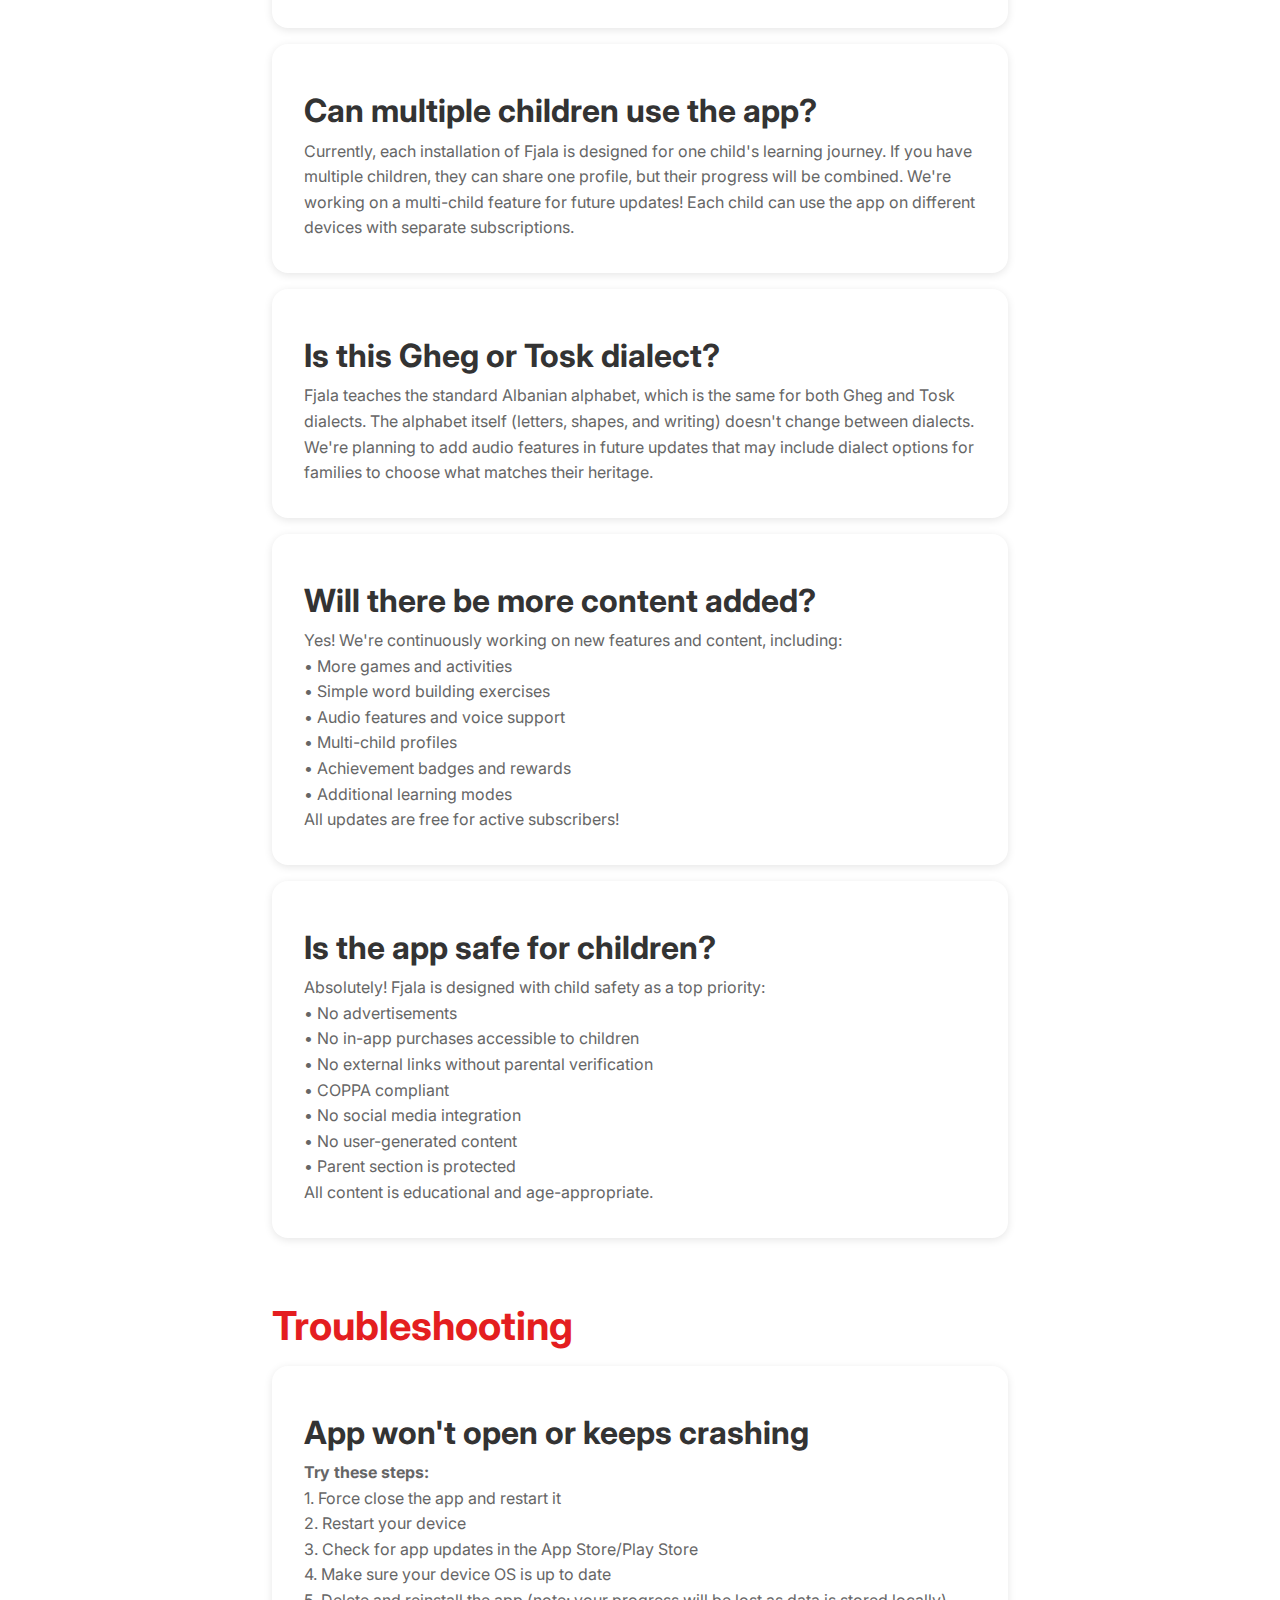
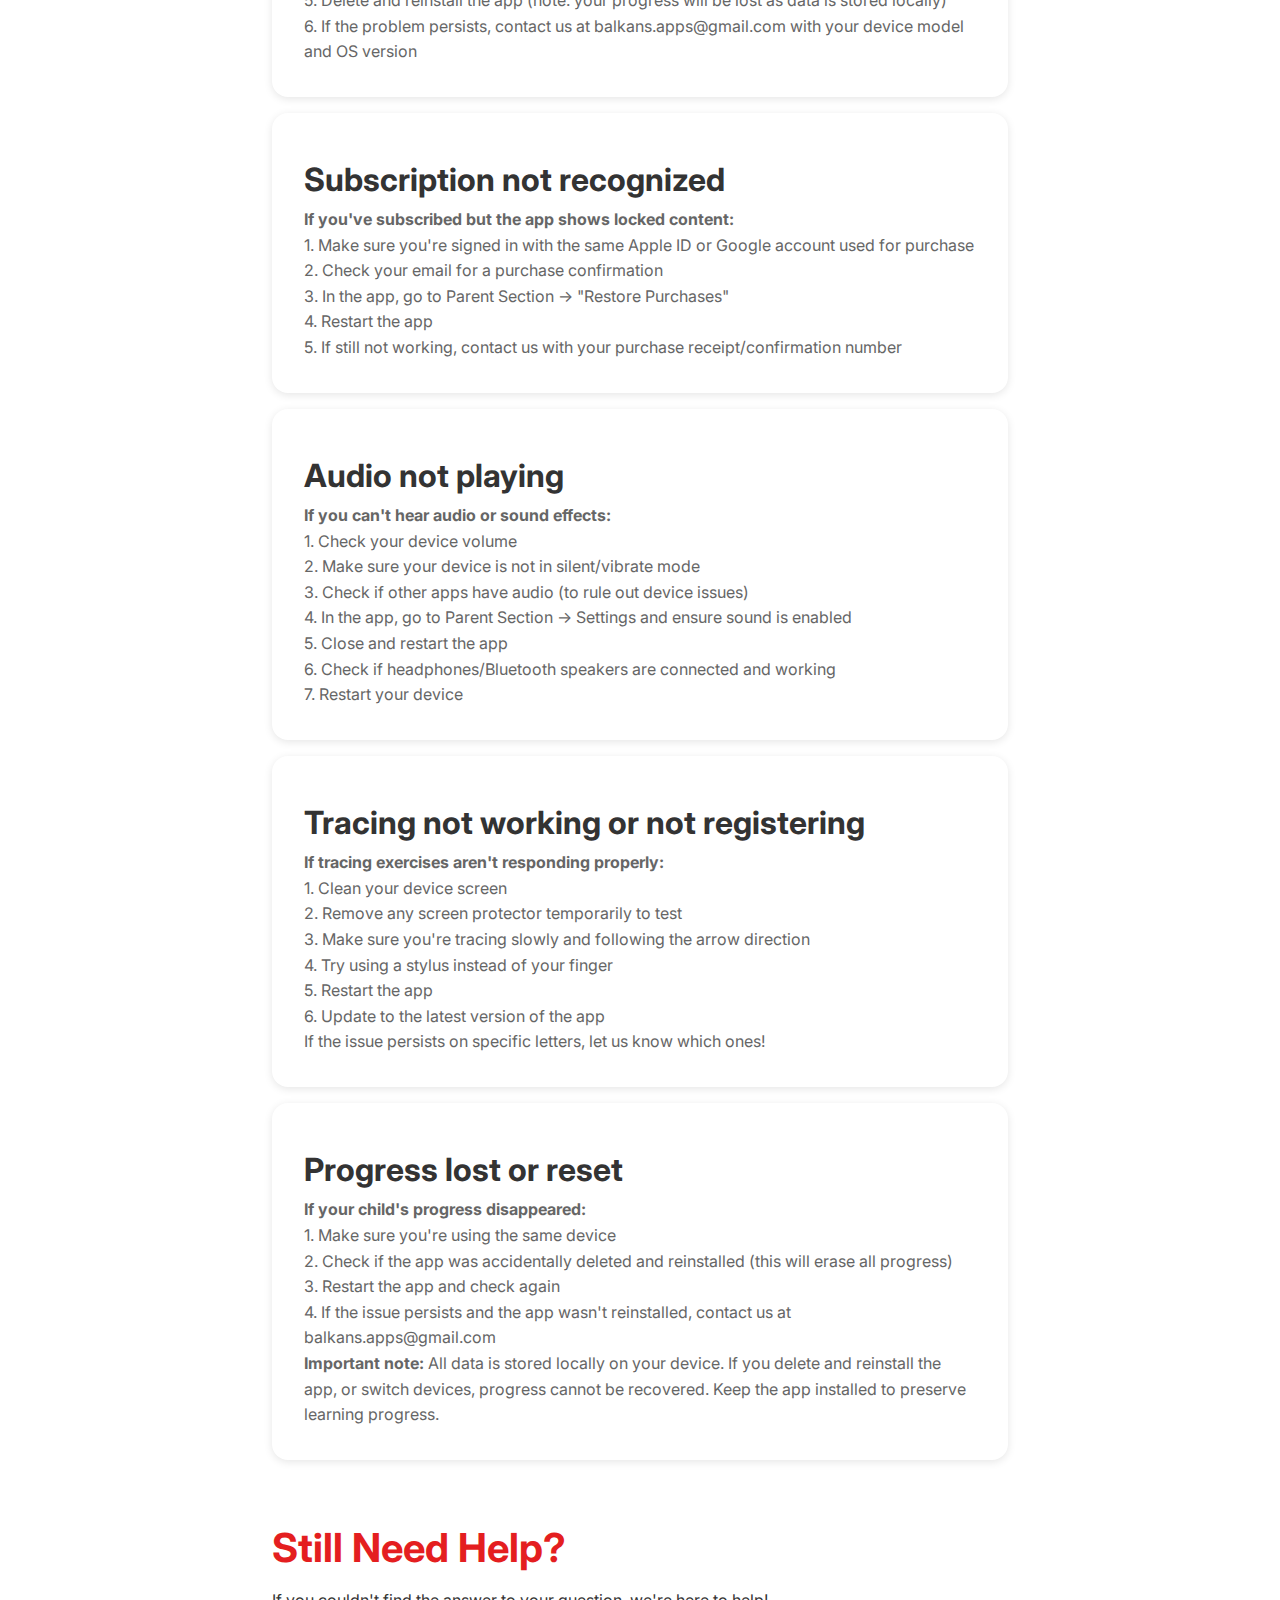
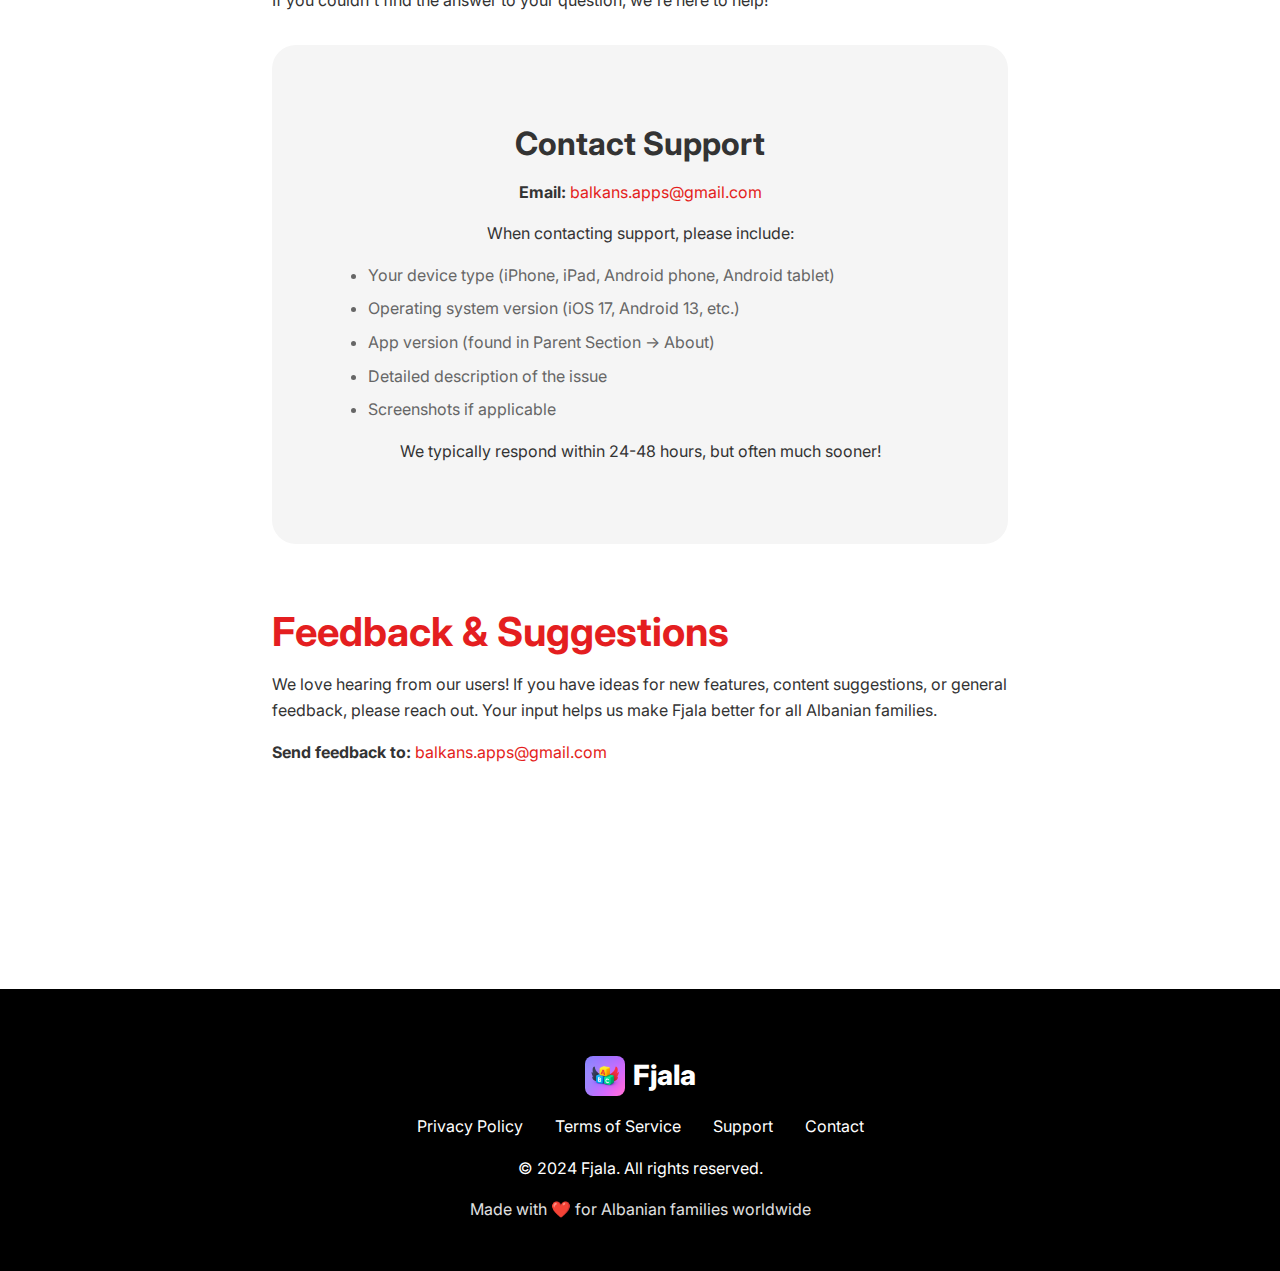
<file: support.html>
<!DOCTYPE html>
<html lang="en">
<head>
    <meta charset="UTF-8">
    <meta name="viewport" content="width=device-width, initial-scale=1.0">
    <meta name="description" content="Fjala Support - Get help with the app, find answers to common questions, and contact our support team.">
    <meta name="robots" content="index, follow">

    <title>Support & FAQ - Fjala</title>

    <!-- Favicon -->
    <link rel="icon" type="image/png" href="icon.png">
    <link rel="apple-touch-icon" href="icon.png">

    <!-- Google Fonts -->
    <link rel="preconnect" href="https://fonts.googleapis.com">
    <link rel="preconnect" href="https://fonts.gstatic.com" crossorigin>
    <link href="https://fonts.googleapis.com/css2?family=Inter:wght@400;500;600;700;800;900&display=swap" rel="stylesheet">

    <!-- Stylesheet -->
    <link rel="stylesheet" href="styles.css">
</head>
<body>
    <!-- Header -->
    <header>
        <div class="container">
            <div class="header-content">
                <a href="index.html" class="logo">
                    <img src="icon.png" alt="Fjala" class="logo-image">
                    <span>Fjala</span>
                </a>
                <nav>
                    <ul>
                        <li><a href="privacy.html">Privacy Policy</a></li>
                        <li><a href="terms.html">Terms</a></li>
                        <li><a href="support.html">Support</a></li>
                    </ul>
                </nav>
            </div>
        </div>
    </header>

    <!-- Main Content -->
    <main class="content-page">
        <div class="container-narrow">
            <div class="content-header">
                <h1>Support & FAQ</h1>
                <p>Find answers to common questions or contact our support team</p>
            </div>

            <!-- Contact Section -->
            <div class="contact-card">
                <h3>Need Help?</h3>
                <p>Our support team is here to assist you</p>
                <a href="mailto:balkans.apps@gmail.com" class="contact-email">balkans.apps@gmail.com</a>
                <p style="margin-top: 1rem;"><strong>Response Time:</strong> Within 24-48 hours</p>
                <p><strong>For urgent issues:</strong> Include "URGENT" in your subject line</p>
            </div>

            <!-- FAQ Section -->
            <div class="content-section">
                <h2>Frequently Asked Questions</h2>

                <div class="faq-container">
                    <div class="faq-item">
                        <h3>How do I unlock all letters?</h3>
                        <p>The letter A is available for free so you can try the app. To unlock all 36 Albanian letters and access all features, you can subscribe to the full version for €3.99/month or €39/year (save €8.88 annually). Subscribe through the app's parent section by tapping "Unlock All Letters."</p>
                    </div>

                    <div class="faq-item">
                        <h3>What age is this app designed for?</h3>
                        <p>Fjala is designed for children ages 3-8 years old. The app is particularly helpful for preschool and early elementary students who are beginning to learn the Albanian alphabet. The interface is simple enough for young children to navigate independently, while the content is engaging enough to keep older learners interested.</p>
                    </div>

                    <div class="faq-item">
                        <h3>Why is only letter A free?</h3>
                        <p>We offer letter A for free so families can try the app and see if it's a good fit for their child before subscribing. This gives you a complete experience of the tracing exercises and games without any commitment. If your child enjoys learning letter A, they'll love the full alphabet! The subscription helps us continue developing new features and maintaining the app.</p>
                    </div>

                    <div class="faq-item">
                        <h3>How does the parent section work?</h3>
                        <p>The parent section is protected by a simple math problem to prevent children from accidentally accessing it. Inside, you can view your child's progress, see which letters they've completed, manage subscriptions, and adjust settings. To access it, tap the lock icon on the main menu and solve the verification problem.</p>
                    </div>

                    <div class="faq-item">
                        <h3>Is an internet connection required?</h3>
                        <p>No! Once you've downloaded the app and completed the initial setup, Fjala works completely offline. This makes it perfect for car rides, airplane trips, or anywhere without reliable internet. You only need internet for the initial download, subscription management, and optional progress backup.</p>
                    </div>

                    <div class="faq-item">
                        <h3>What devices are supported?</h3>
                        <p>Fjala is available for both iOS (iPhone and iPad) and Android devices. For iOS, you need version 14.0 or later. For Android, you need version 8.0 (Oreo) or later. The app works great on tablets, which provide a larger screen for tracing exercises.</p>
                    </div>

                    <div class="faq-item">
                        <h3>How do I cancel my subscription?</h3>
                        <p><strong>For iOS (iPhone/iPad):</strong><br>
                        1. Open the Settings app<br>
                        2. Tap your name at the top<br>
                        3. Tap "Subscriptions"<br>
                        4. Select Fjala<br>
                        5. Tap "Cancel Subscription"</p>

                        <p style="margin-top: 1rem;"><strong>For Android:</strong><br>
                        1. Open the Google Play Store<br>
                        2. Tap your profile icon<br>
                        3. Tap "Payments & subscriptions" → "Subscriptions"<br>
                        4. Select Fjala<br>
                        5. Tap "Cancel subscription"</p>

                        <p style="margin-top: 1rem;">You'll continue to have access until the end of your current billing period. Your child's progress will be saved locally on the device.</p>
                    </div>

                    <div class="faq-item">
                        <h3>My child is struggling with tracing. Any tips?</h3>
                        <p>Here are some helpful tips:<br>
                        • <strong>Start slow:</strong> Encourage your child to trace slowly and carefully rather than quickly<br>
                        • <strong>Use a finger or stylus:</strong> A capacitive stylus can provide better control than a finger<br>
                        • <strong>Proper posture:</strong> Make sure the device is on a stable surface and your child is sitting comfortably<br>
                        • <strong>Practice together:</strong> Trace letters alongside your child to demonstrate proper technique<br>
                        • <strong>Celebrate effort:</strong> Praise attempts even if they're not perfect - improvement comes with practice<br>
                        • <strong>Take breaks:</strong> Short, focused sessions are better than long frustrated ones<br>
                        • <strong>Start with easier letters:</strong> Letters like I, L, and O are simpler to trace than Gj, Xh, or Zh</p>
                    </div>

                    <div class="faq-item">
                        <h3>Can multiple children use the app?</h3>
                        <p>Currently, each installation of Fjala is designed for one child's learning journey. If you have multiple children, they can share one profile, but their progress will be combined. We're working on a multi-child feature for future updates! Each child can use the app on different devices with separate subscriptions.</p>
                    </div>

                    <div class="faq-item">
                        <h3>Is this Gheg or Tosk dialect?</h3>
                        <p>Fjala teaches the standard Albanian alphabet, which is the same for both Gheg and Tosk dialects. The alphabet itself (letters, shapes, and writing) doesn't change between dialects. We're planning to add audio features in future updates that may include dialect options for families to choose what matches their heritage.</p>
                    </div>

                    <div class="faq-item">
                        <h3>Will there be more content added?</h3>
                        <p>Yes! We're continuously working on new features and content, including:<br>
                        • More games and activities<br>
                        • Simple word building exercises<br>
                        • Audio features and voice support<br>
                        • Multi-child profiles<br>
                        • Achievement badges and rewards<br>
                        • Additional learning modes<br>
                        All updates are free for active subscribers!</p>
                    </div>

                    <div class="faq-item">
                        <h3>Is the app safe for children?</h3>
                        <p>Absolutely! Fjala is designed with child safety as a top priority:<br>
                        • No advertisements<br>
                        • No in-app purchases accessible to children<br>
                        • No external links without parental verification<br>
                        • COPPA compliant<br>
                        • No social media integration<br>
                        • No user-generated content<br>
                        • Parent section is protected<br>
                        All content is educational and age-appropriate.</p>
                    </div>
                </div>
            </div>

            <!-- Troubleshooting Section -->
            <div class="content-section">
                <h2>Troubleshooting</h2>

                <div class="faq-container">
                    <div class="faq-item">
                        <h3>App won't open or keeps crashing</h3>
                        <p><strong>Try these steps:</strong><br>
                        1. Force close the app and restart it<br>
                        2. Restart your device<br>
                        3. Check for app updates in the App Store/Play Store<br>
                        4. Make sure your device OS is up to date<br>
                        5. Delete and reinstall the app (note: your progress will be lost as data is stored locally)<br>
                        6. If the problem persists, contact us at balkans.apps@gmail.com with your device model and OS version</p>
                    </div>

                    <div class="faq-item">
                        <h3>Subscription not recognized</h3>
                        <p><strong>If you've subscribed but the app shows locked content:</strong><br>
                        1. Make sure you're signed in with the same Apple ID or Google account used for purchase<br>
                        2. Check your email for a purchase confirmation<br>
                        3. In the app, go to Parent Section → "Restore Purchases"<br>
                        4. Restart the app<br>
                        5. If still not working, contact us with your purchase receipt/confirmation number</p>
                    </div>

                    <div class="faq-item">
                        <h3>Audio not playing</h3>
                        <p><strong>If you can't hear audio or sound effects:</strong><br>
                        1. Check your device volume<br>
                        2. Make sure your device is not in silent/vibrate mode<br>
                        3. Check if other apps have audio (to rule out device issues)<br>
                        4. In the app, go to Parent Section → Settings and ensure sound is enabled<br>
                        5. Close and restart the app<br>
                        6. Check if headphones/Bluetooth speakers are connected and working<br>
                        7. Restart your device</p>
                    </div>

                    <div class="faq-item">
                        <h3>Tracing not working or not registering</h3>
                        <p><strong>If tracing exercises aren't responding properly:</strong><br>
                        1. Clean your device screen<br>
                        2. Remove any screen protector temporarily to test<br>
                        3. Make sure you're tracing slowly and following the arrow direction<br>
                        4. Try using a stylus instead of your finger<br>
                        5. Restart the app<br>
                        6. Update to the latest version of the app<br>
                        If the issue persists on specific letters, let us know which ones!</p>
                    </div>

                    <div class="faq-item">
                        <h3>Progress lost or reset</h3>
                        <p><strong>If your child's progress disappeared:</strong><br>
                        1. Make sure you're using the same device<br>
                        2. Check if the app was accidentally deleted and reinstalled (this will erase all progress)<br>
                        3. Restart the app and check again<br>
                        4. If the issue persists and the app wasn't reinstalled, contact us at balkans.apps@gmail.com<br>
                        <strong>Important note:</strong> All data is stored locally on your device. If you delete and reinstall the app, or switch devices, progress cannot be recovered. Keep the app installed to preserve learning progress.</p>
                    </div>

                </div>
            </div>

            <!-- Still Need Help -->
            <div class="content-section">
                <h2>Still Need Help?</h2>
                <p>If you couldn't find the answer to your question, we're here to help!</p>

                <div class="contact-card">
                    <h3>Contact Support</h3>
                    <p><strong>Email:</strong> <a href="mailto:balkans.apps@gmail.com">balkans.apps@gmail.com</a></p>
                    <p style="margin-top: 1rem;">When contacting support, please include:</p>
                    <ul style="text-align: left; margin-top: 0.5rem;">
                        <li>Your device type (iPhone, iPad, Android phone, Android tablet)</li>
                        <li>Operating system version (iOS 17, Android 13, etc.)</li>
                        <li>App version (found in Parent Section → About)</li>
                        <li>Detailed description of the issue</li>
                        <li>Screenshots if applicable</li>
                    </ul>
                    <p style="margin-top: 1rem;">We typically respond within 24-48 hours, but often much sooner!</p>
                </div>
            </div>

            <!-- Feedback Section -->
            <div class="content-section">
                <h2>Feedback & Suggestions</h2>
                <p>We love hearing from our users! If you have ideas for new features, content suggestions, or general feedback, please reach out. Your input helps us make Fjala better for all Albanian families.</p>
                <p><strong>Send feedback to:</strong> <a href="mailto:balkans.apps@gmail.com">balkans.apps@gmail.com</a></p>
            </div>
        </div>
    </main>

    <!-- Footer -->
    <footer>
        <div class="container">
            <div class="footer-content">
                <div class="logo" style="justify-content: center; color: var(--white); margin-bottom: 1rem;">
                    <img src="icon.png" alt="Fjala" class="logo-image">
                    <span>Fjala</span>
                </div>

                <ul class="footer-links">
                    <li><a href="privacy.html">Privacy Policy</a></li>
                    <li><a href="terms.html">Terms of Service</a></li>
                    <li><a href="support.html">Support</a></li>
                    <li><a href="mailto:balkans.apps@gmail.com">Contact</a></li>
                </ul>

                <p>&copy; 2024 Fjala. All rights reserved.</p>
                <p class="footer-tagline">Made with <span class="heart">❤️</span> for Albanian families worldwide</p>
            </div>
        </div>
    </footer>
</body>
</html>
</file>
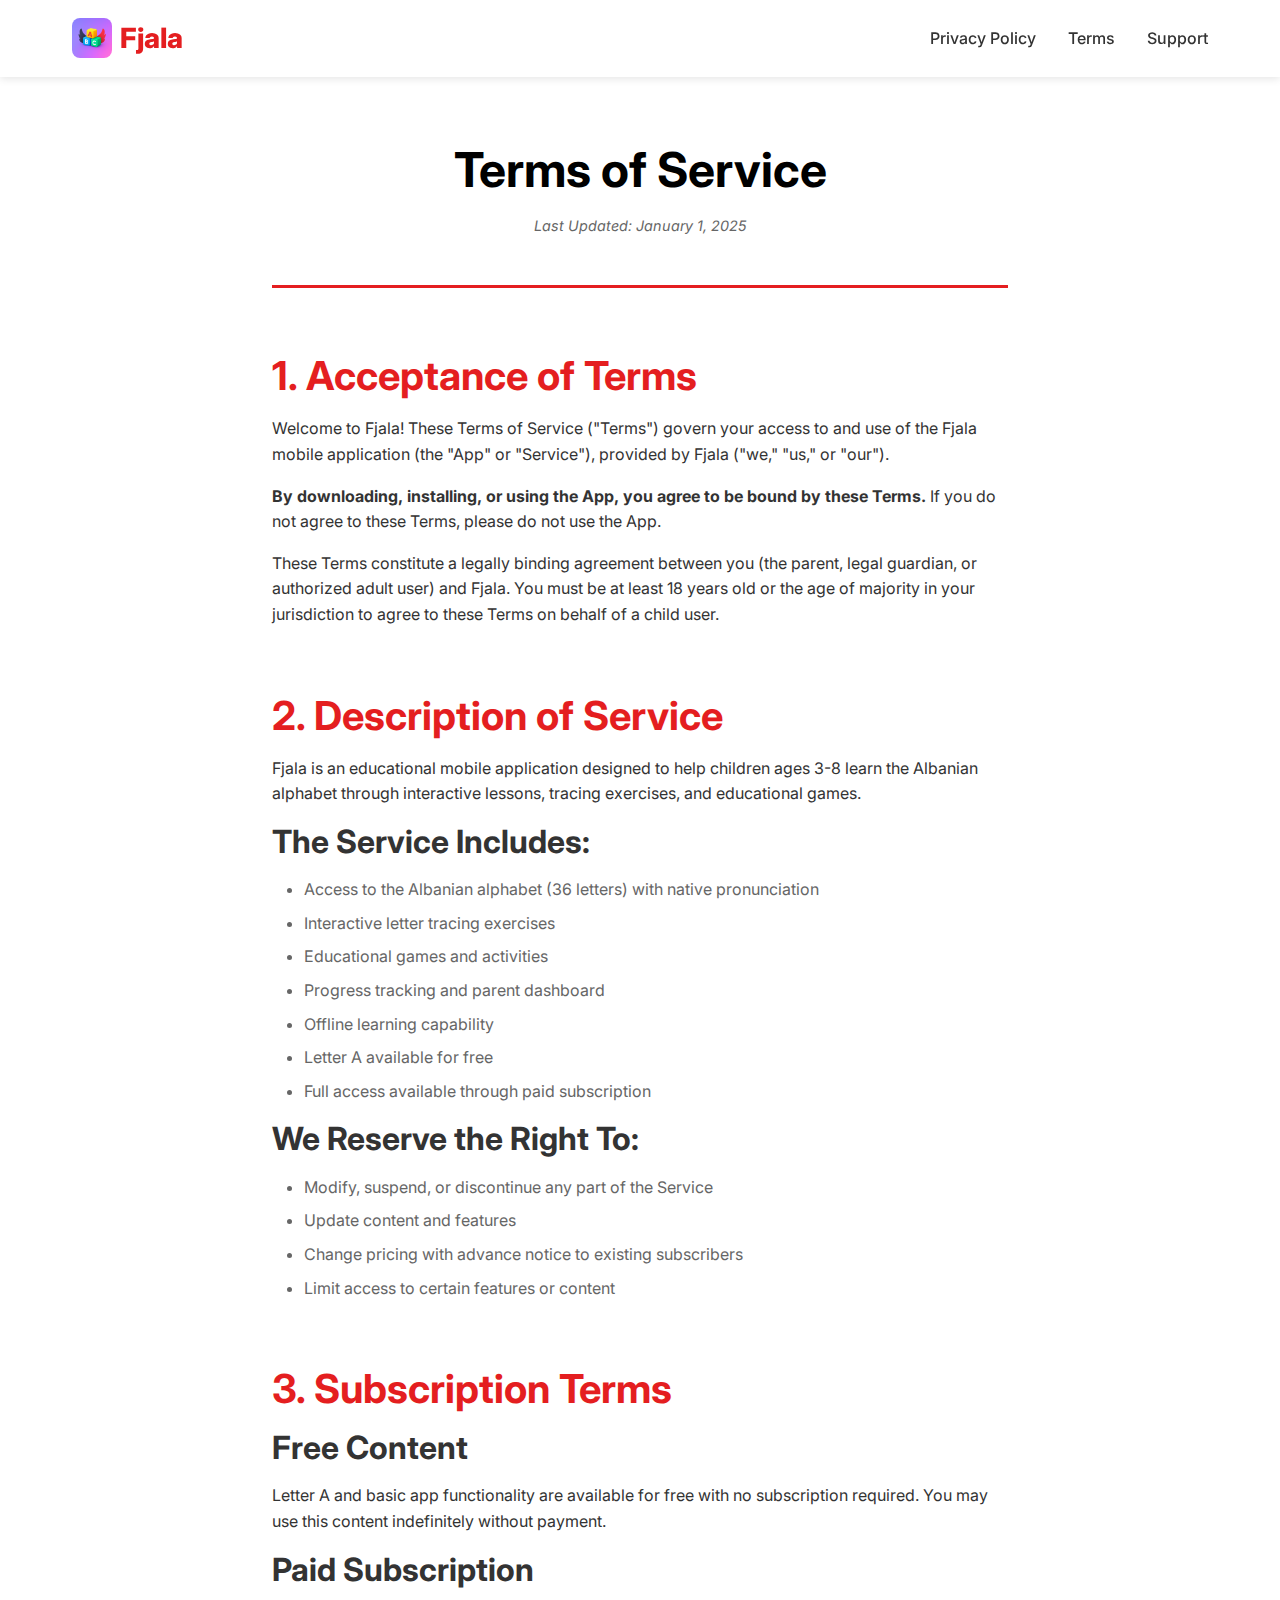
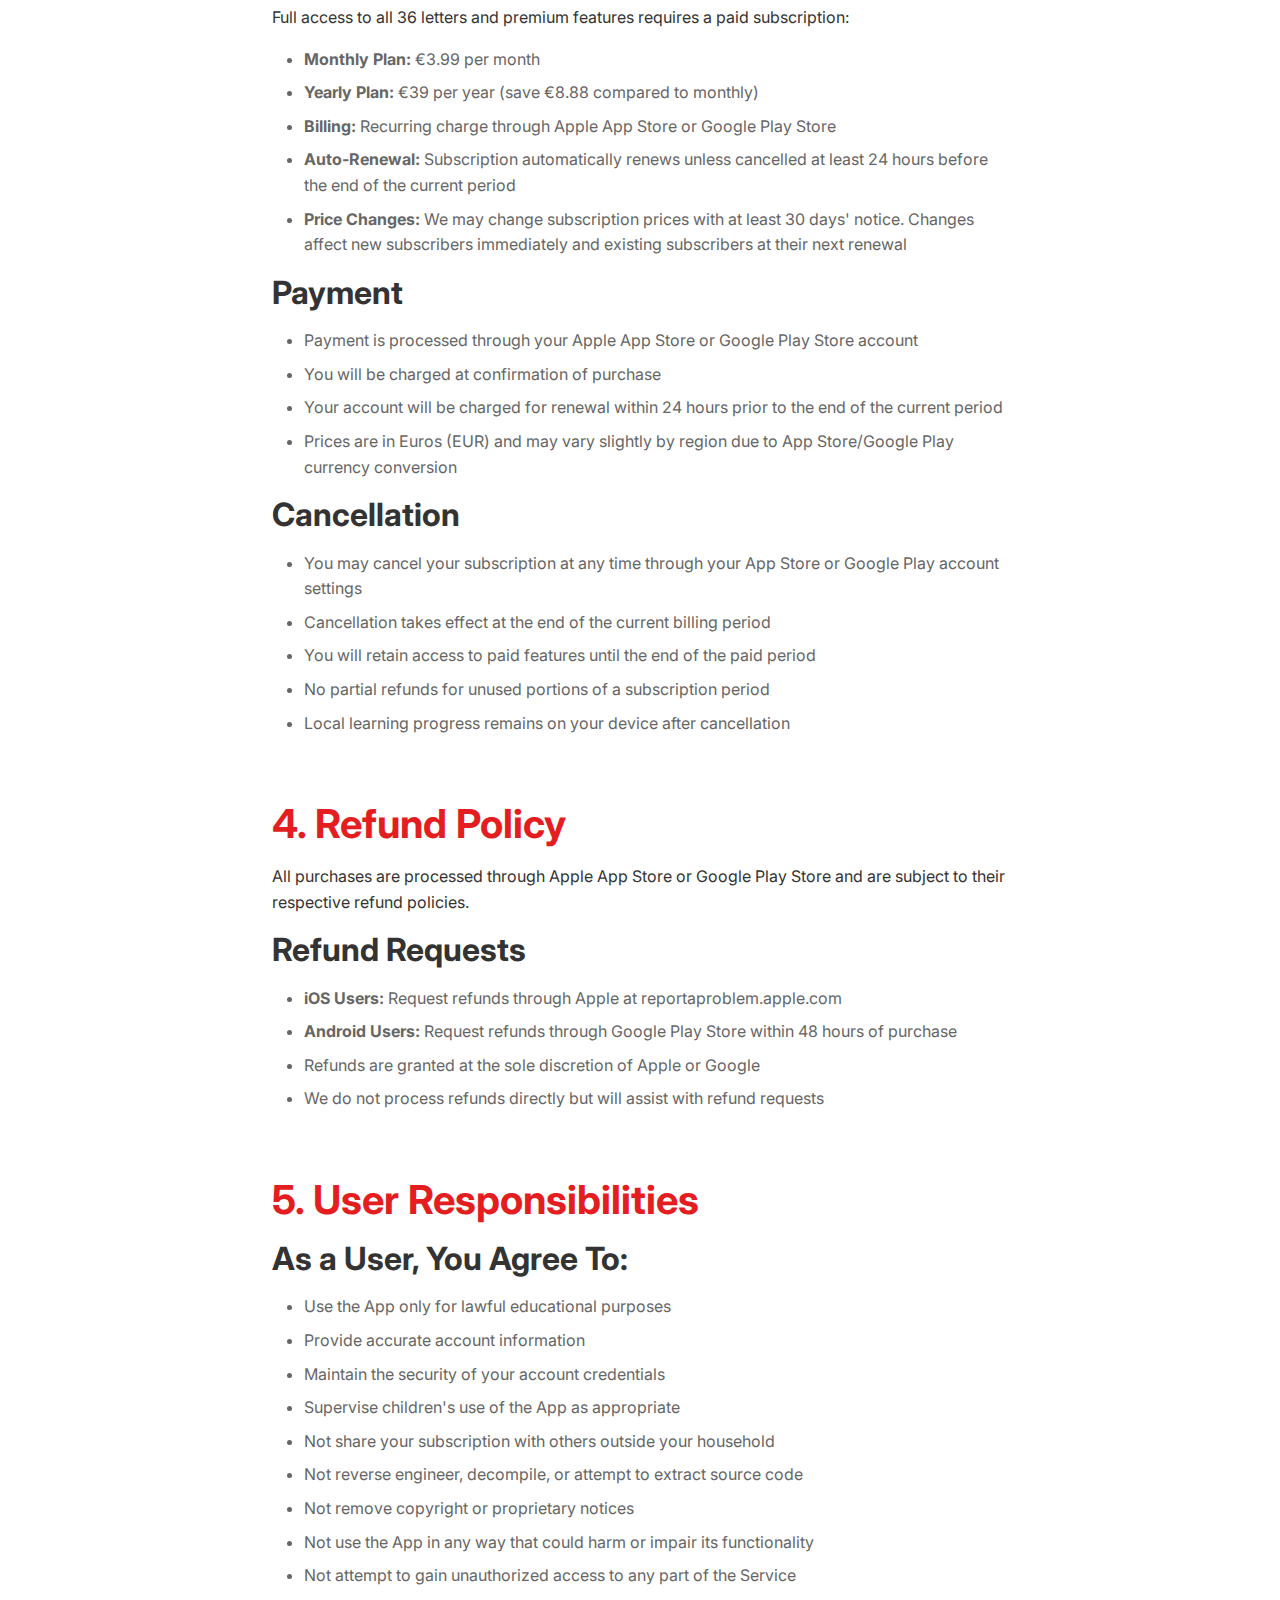
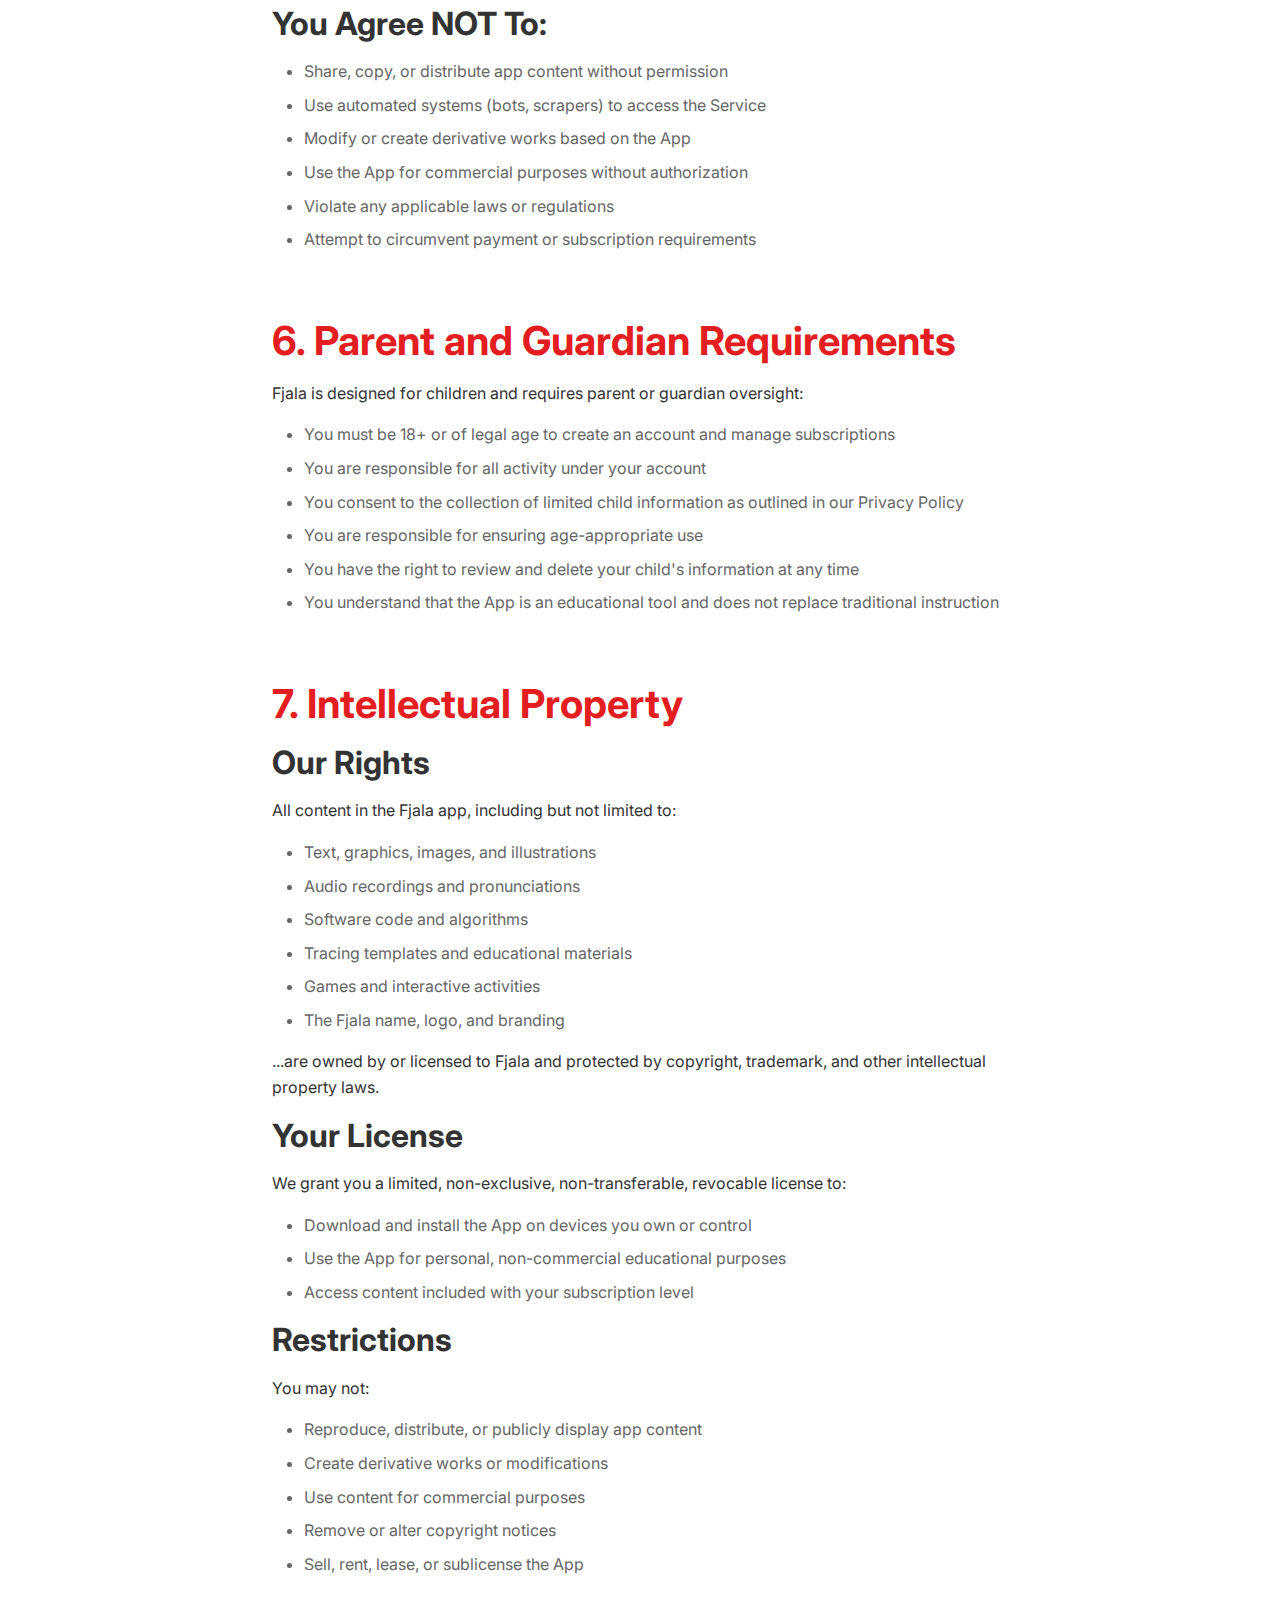
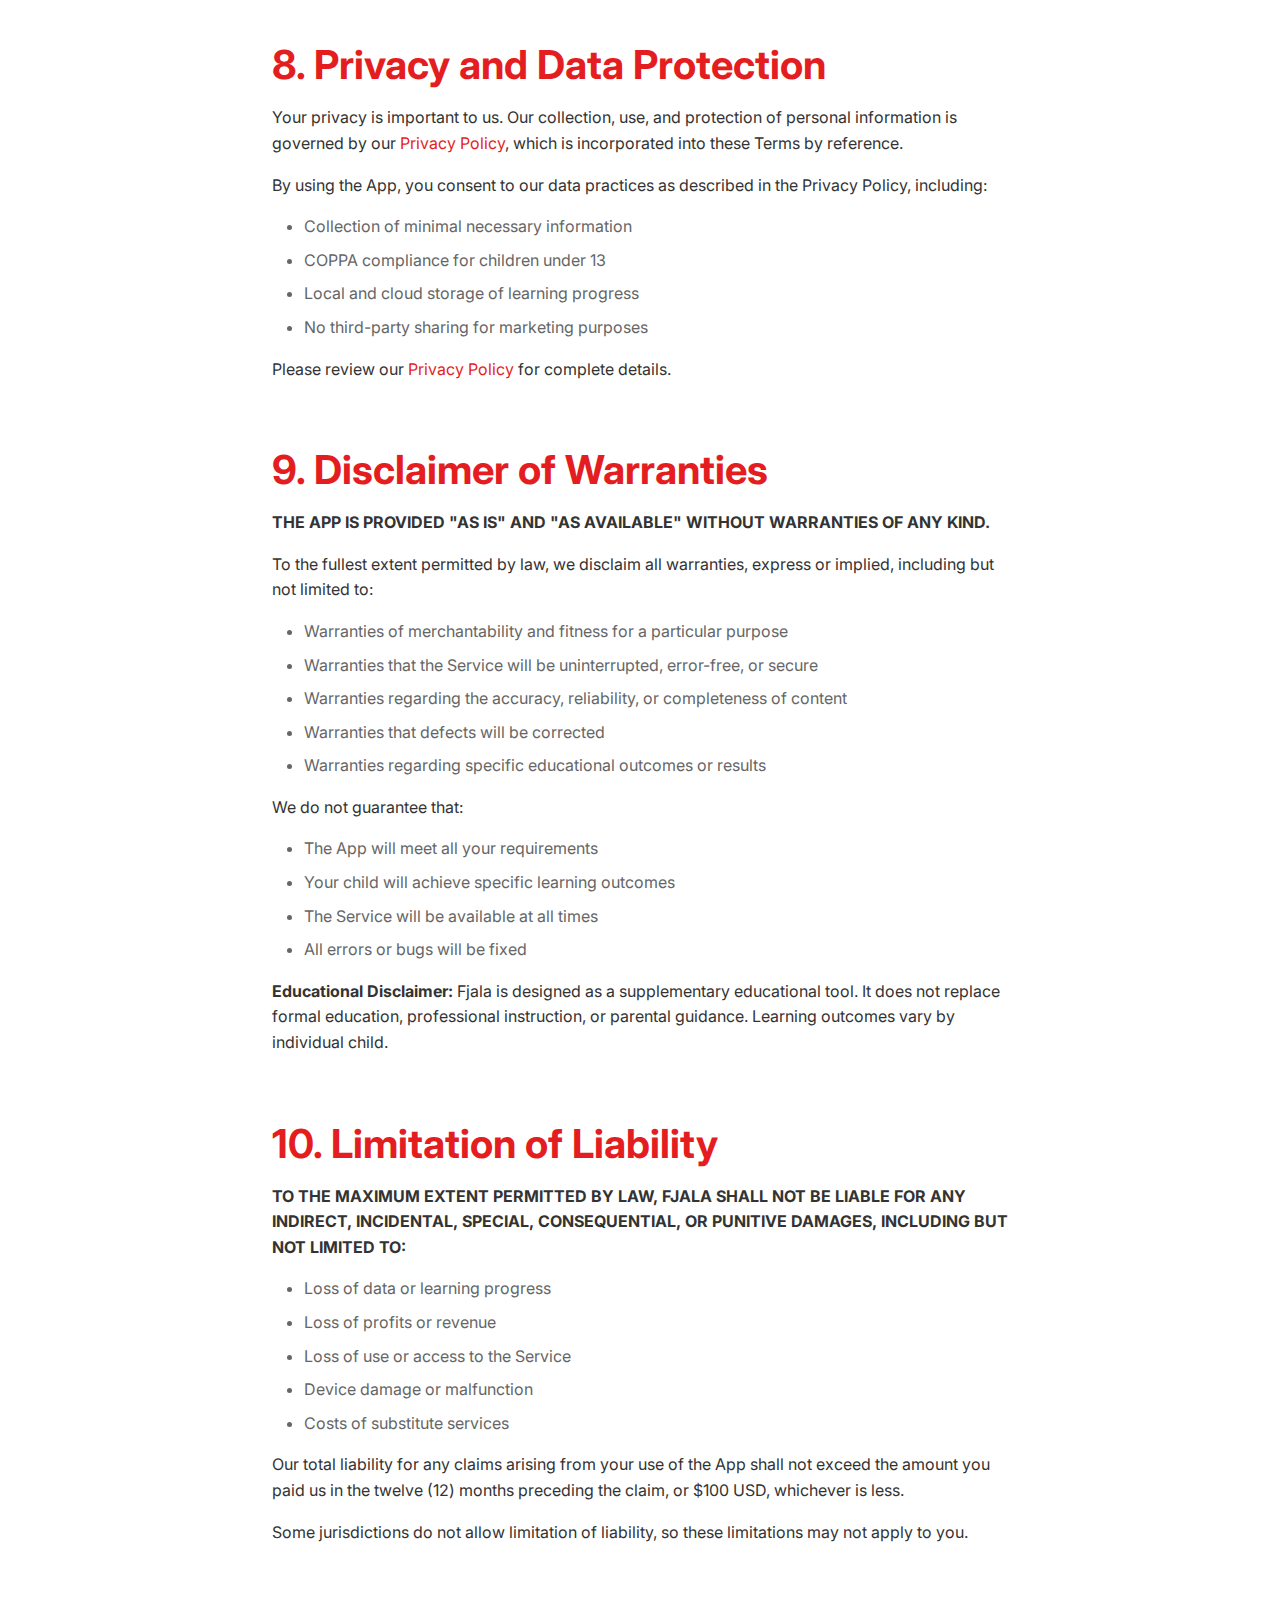
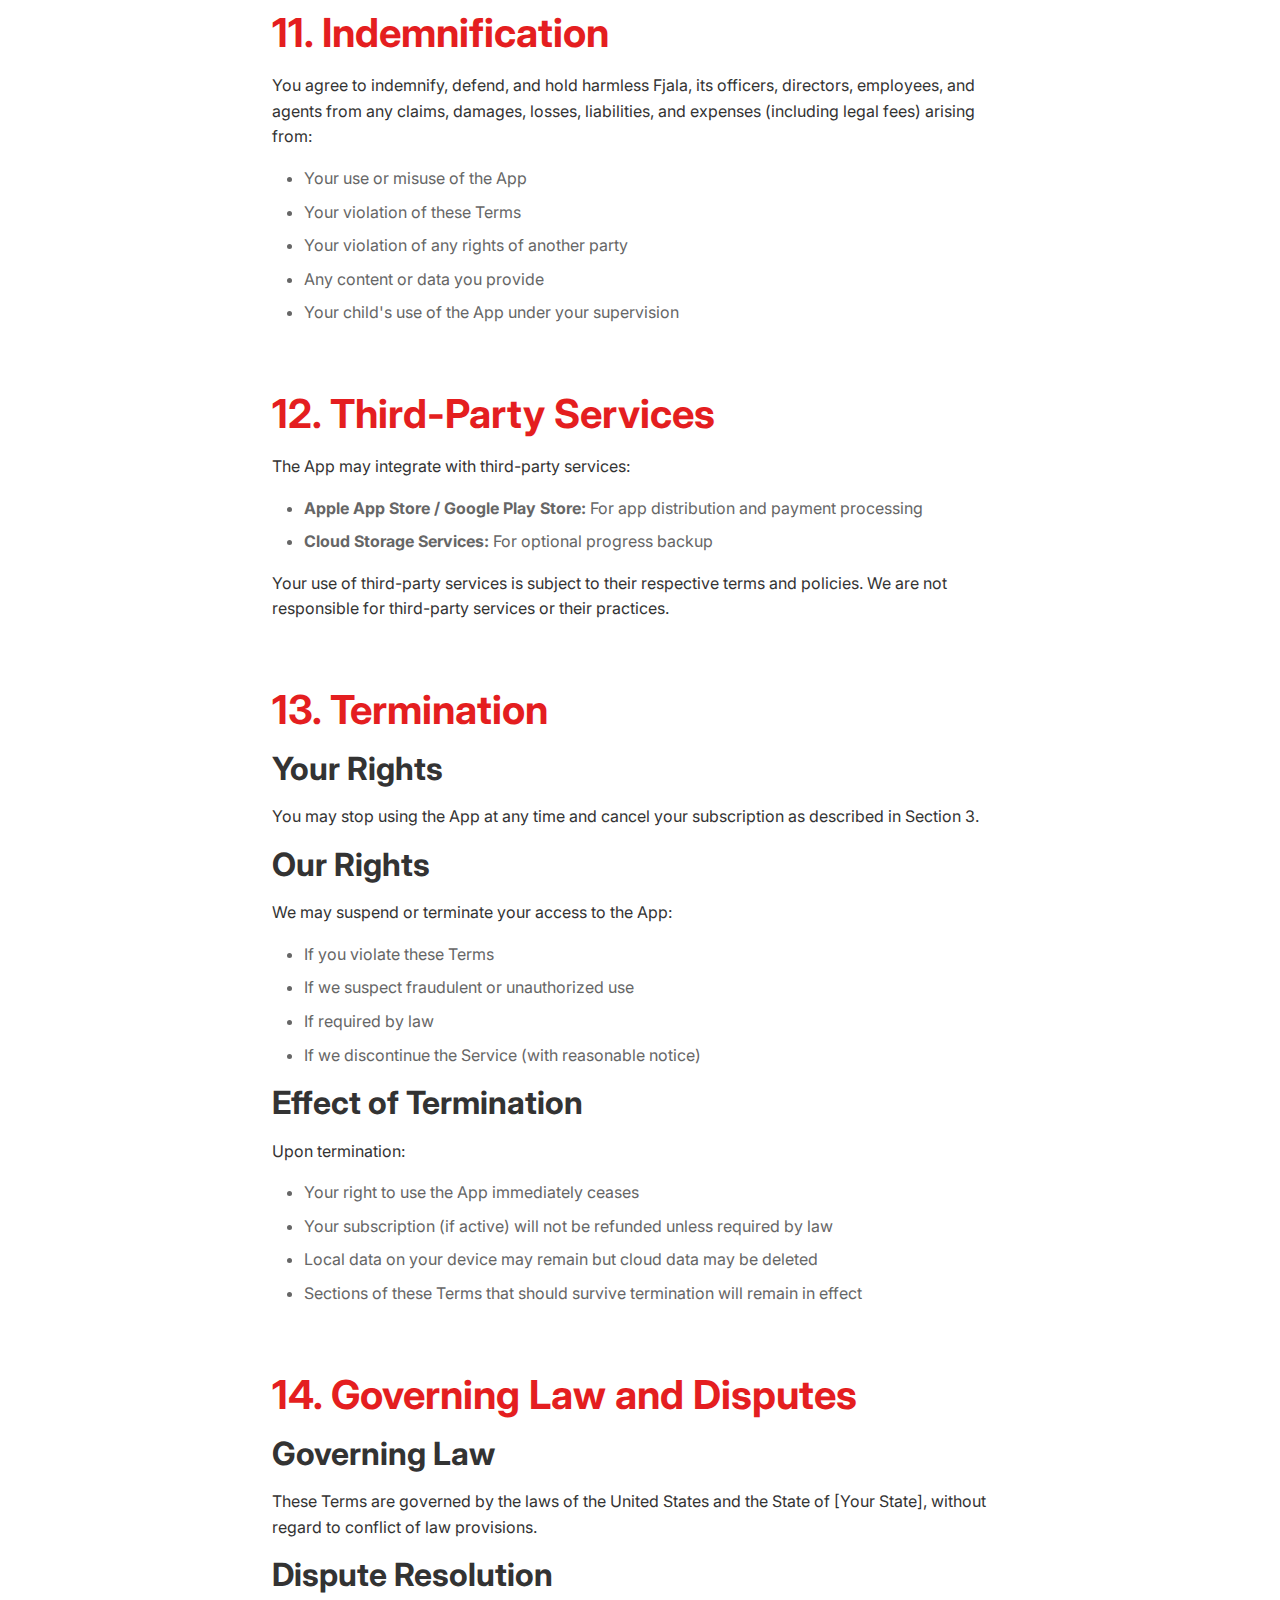
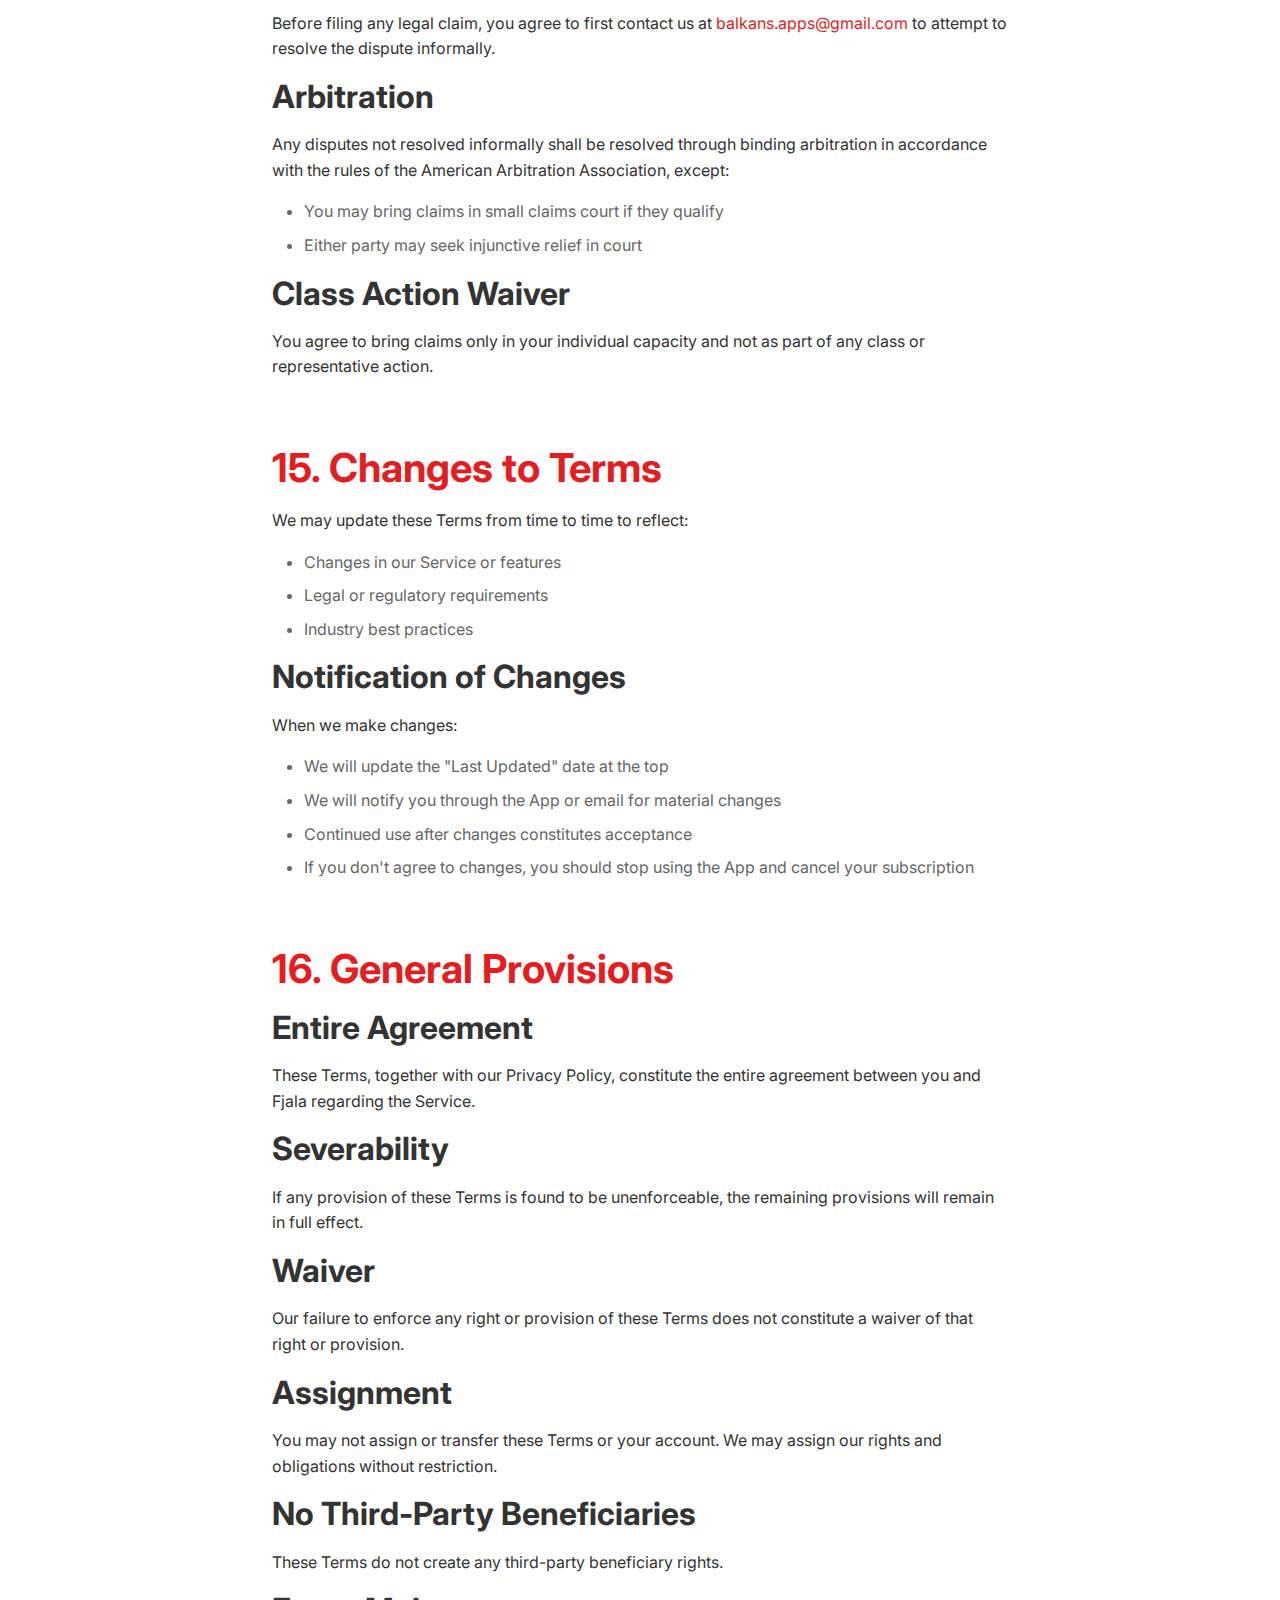
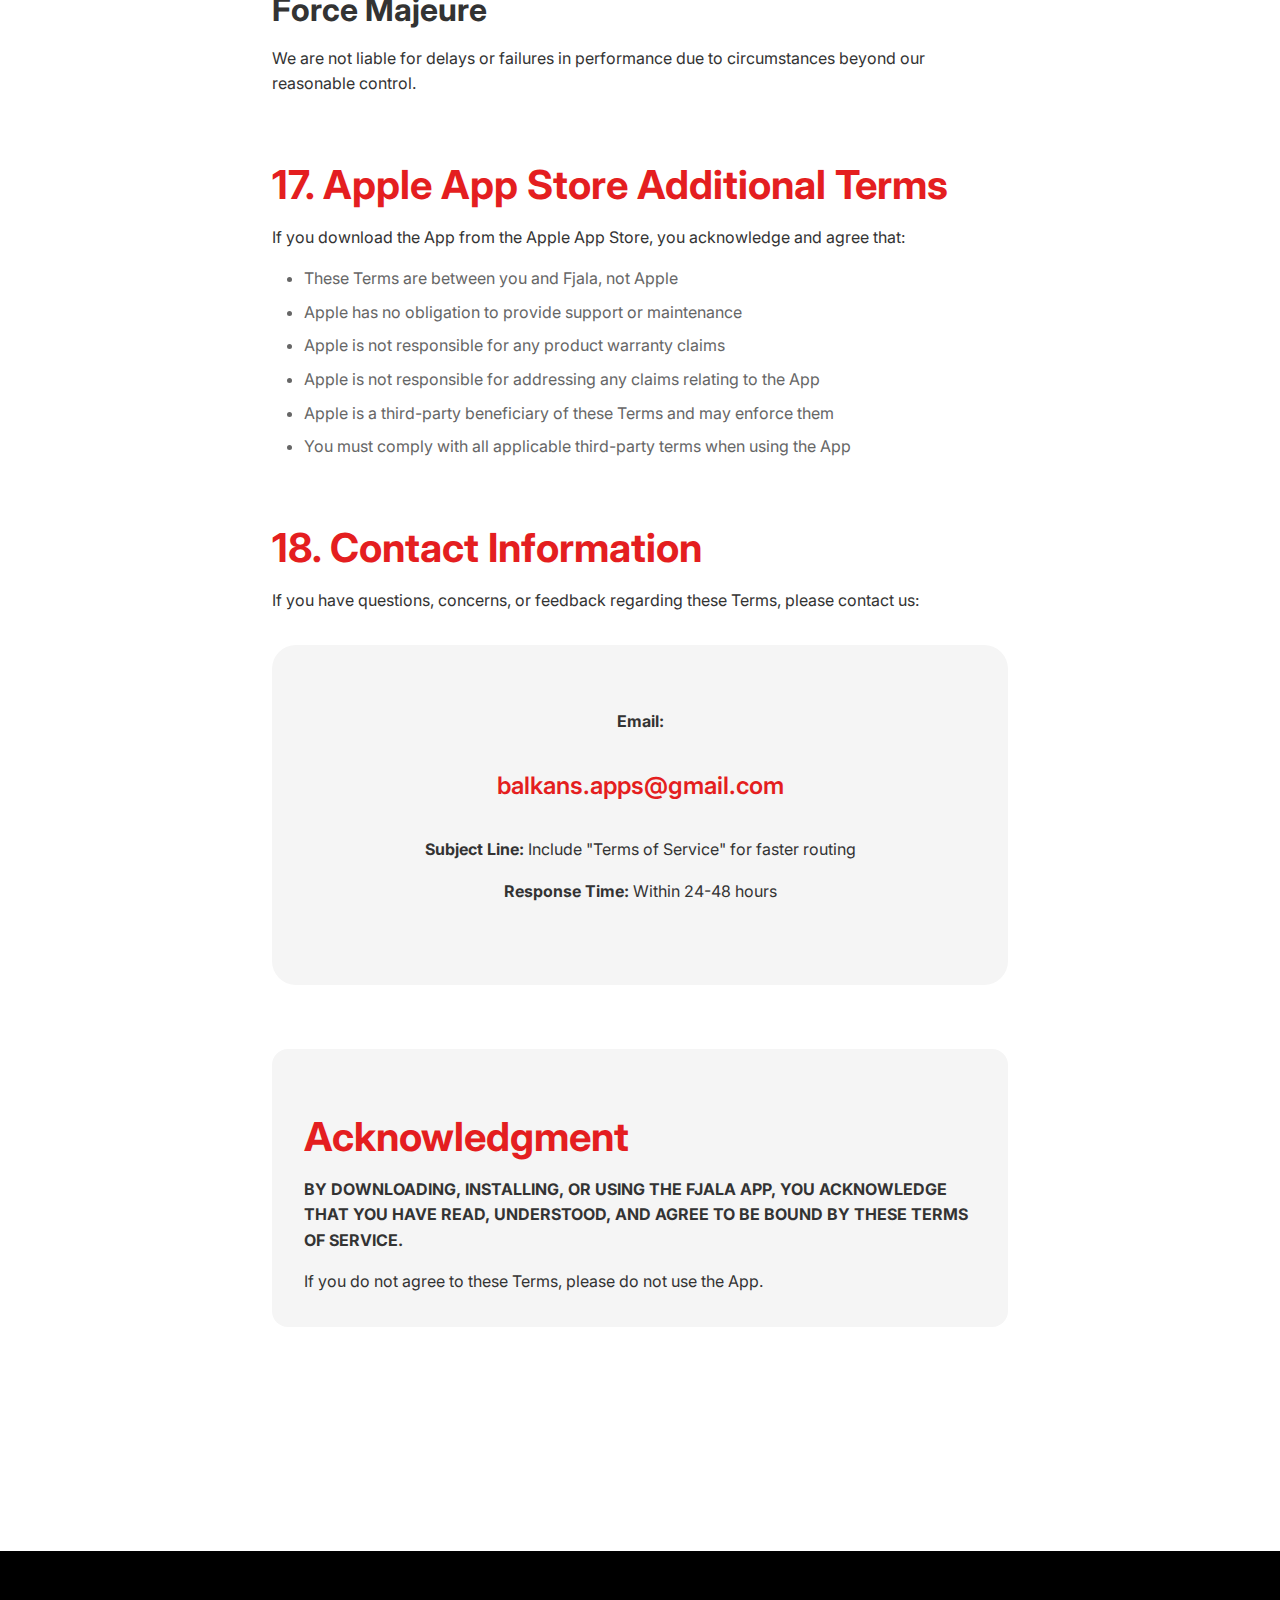
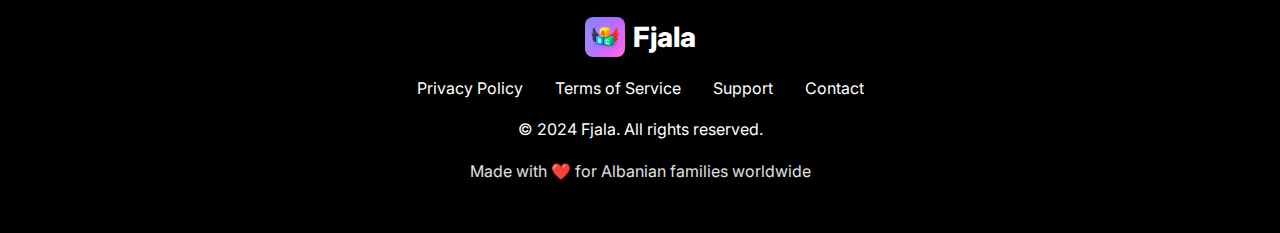
<file: terms.html>
<!DOCTYPE html>
<html lang="en">
<head>
    <meta charset="UTF-8">
    <meta name="viewport" content="width=device-width, initial-scale=1.0">
    <meta name="description" content="Fjala Terms of Service - Legal terms and conditions for using the Fjala app.">
    <meta name="robots" content="index, follow">

    <title>Terms of Service - Fjala</title>

    <!-- Favicon -->
    <link rel="icon" type="image/png" href="icon.png">
    <link rel="apple-touch-icon" href="icon.png">

    <!-- Google Fonts -->
    <link rel="preconnect" href="https://fonts.googleapis.com">
    <link rel="preconnect" href="https://fonts.gstatic.com" crossorigin>
    <link href="https://fonts.googleapis.com/css2?family=Inter:wght@400;500;600;700;800;900&display=swap" rel="stylesheet">

    <!-- Stylesheet -->
    <link rel="stylesheet" href="styles.css">
</head>
<body>
    <!-- Header -->
    <header>
        <div class="container">
            <div class="header-content">
                <a href="index.html" class="logo">
                    <img src="icon.png" alt="Fjala" class="logo-image">
                    <span>Fjala</span>
                </a>
                <nav>
                    <ul>
                        <li><a href="privacy.html">Privacy Policy</a></li>
                        <li><a href="terms.html">Terms</a></li>
                        <li><a href="support.html">Support</a></li>
                    </ul>
                </nav>
            </div>
        </div>
    </header>

    <!-- Main Content -->
    <main class="content-page">
        <div class="container-narrow">
            <div class="content-header">
                <h1>Terms of Service</h1>
                <p class="last-updated">Last Updated: January 1, 2025</p>
            </div>

            <div class="content-section">
                <h2>1. Acceptance of Terms</h2>
                <p>Welcome to Fjala! These Terms of Service ("Terms") govern your access to and use of the Fjala mobile application (the "App" or "Service"), provided by Fjala ("we," "us," or "our").</p>
                <p><strong>By downloading, installing, or using the App, you agree to be bound by these Terms.</strong> If you do not agree to these Terms, please do not use the App.</p>
                <p>These Terms constitute a legally binding agreement between you (the parent, legal guardian, or authorized adult user) and Fjala. You must be at least 18 years old or the age of majority in your jurisdiction to agree to these Terms on behalf of a child user.</p>
            </div>

            <div class="content-section">
                <h2>2. Description of Service</h2>
                <p>Fjala is an educational mobile application designed to help children ages 3-8 learn the Albanian alphabet through interactive lessons, tracing exercises, and educational games.</p>

                <h3>The Service Includes:</h3>
                <ul>
                    <li>Access to the Albanian alphabet (36 letters) with native pronunciation</li>
                    <li>Interactive letter tracing exercises</li>
                    <li>Educational games and activities</li>
                    <li>Progress tracking and parent dashboard</li>
                    <li>Offline learning capability</li>
                    <li>Letter A available for free</li>
                    <li>Full access available through paid subscription</li>
                </ul>

                <h3>We Reserve the Right To:</h3>
                <ul>
                    <li>Modify, suspend, or discontinue any part of the Service</li>
                    <li>Update content and features</li>
                    <li>Change pricing with advance notice to existing subscribers</li>
                    <li>Limit access to certain features or content</li>
                </ul>
            </div>

            <div class="content-section">
                <h2>3. Subscription Terms</h2>

                <h3>Free Content</h3>
                <p>Letter A and basic app functionality are available for free with no subscription required. You may use this content indefinitely without payment.</p>

                <h3>Paid Subscription</h3>
                <p>Full access to all 36 letters and premium features requires a paid subscription:</p>
                <ul>
                    <li><strong>Monthly Plan:</strong> €3.99 per month</li>
                    <li><strong>Yearly Plan:</strong> €39 per year (save €8.88 compared to monthly)</li>
                    <li><strong>Billing:</strong> Recurring charge through Apple App Store or Google Play Store</li>
                    <li><strong>Auto-Renewal:</strong> Subscription automatically renews unless cancelled at least 24 hours before the end of the current period</li>
                    <li><strong>Price Changes:</strong> We may change subscription prices with at least 30 days' notice. Changes affect new subscribers immediately and existing subscribers at their next renewal</li>
                </ul>

                <h3>Payment</h3>
                <ul>
                    <li>Payment is processed through your Apple App Store or Google Play Store account</li>
                    <li>You will be charged at confirmation of purchase</li>
                    <li>Your account will be charged for renewal within 24 hours prior to the end of the current period</li>
                    <li>Prices are in Euros (EUR) and may vary slightly by region due to App Store/Google Play currency conversion</li>
                </ul>

                <h3>Cancellation</h3>
                <ul>
                    <li>You may cancel your subscription at any time through your App Store or Google Play account settings</li>
                    <li>Cancellation takes effect at the end of the current billing period</li>
                    <li>You will retain access to paid features until the end of the paid period</li>
                    <li>No partial refunds for unused portions of a subscription period</li>
                    <li>Local learning progress remains on your device after cancellation</li>
                </ul>
            </div>

            <div class="content-section">
                <h2>4. Refund Policy</h2>
                <p>All purchases are processed through Apple App Store or Google Play Store and are subject to their respective refund policies.</p>

                <h3>Refund Requests</h3>
                <ul>
                    <li><strong>iOS Users:</strong> Request refunds through Apple at reportaproblem.apple.com</li>
                    <li><strong>Android Users:</strong> Request refunds through Google Play Store within 48 hours of purchase</li>
                    <li>Refunds are granted at the sole discretion of Apple or Google</li>
                    <li>We do not process refunds directly but will assist with refund requests</li>
                </ul>

            </div>

            <div class="content-section">
                <h2>5. User Responsibilities</h2>

                <h3>As a User, You Agree To:</h3>
                <ul>
                    <li>Use the App only for lawful educational purposes</li>
                    <li>Provide accurate account information</li>
                    <li>Maintain the security of your account credentials</li>
                    <li>Supervise children's use of the App as appropriate</li>
                    <li>Not share your subscription with others outside your household</li>
                    <li>Not reverse engineer, decompile, or attempt to extract source code</li>
                    <li>Not remove copyright or proprietary notices</li>
                    <li>Not use the App in any way that could harm or impair its functionality</li>
                    <li>Not attempt to gain unauthorized access to any part of the Service</li>
                </ul>

                <h3>You Agree NOT To:</h3>
                <ul>
                    <li>Share, copy, or distribute app content without permission</li>
                    <li>Use automated systems (bots, scrapers) to access the Service</li>
                    <li>Modify or create derivative works based on the App</li>
                    <li>Use the App for commercial purposes without authorization</li>
                    <li>Violate any applicable laws or regulations</li>
                    <li>Attempt to circumvent payment or subscription requirements</li>
                </ul>
            </div>

            <div class="content-section">
                <h2>6. Parent and Guardian Requirements</h2>
                <p>Fjala is designed for children and requires parent or guardian oversight:</p>
                <ul>
                    <li>You must be 18+ or of legal age to create an account and manage subscriptions</li>
                    <li>You are responsible for all activity under your account</li>
                    <li>You consent to the collection of limited child information as outlined in our Privacy Policy</li>
                    <li>You are responsible for ensuring age-appropriate use</li>
                    <li>You have the right to review and delete your child's information at any time</li>
                    <li>You understand that the App is an educational tool and does not replace traditional instruction</li>
                </ul>
            </div>

            <div class="content-section">
                <h2>7. Intellectual Property</h2>

                <h3>Our Rights</h3>
                <p>All content in the Fjala app, including but not limited to:</p>
                <ul>
                    <li>Text, graphics, images, and illustrations</li>
                    <li>Audio recordings and pronunciations</li>
                    <li>Software code and algorithms</li>
                    <li>Tracing templates and educational materials</li>
                    <li>Games and interactive activities</li>
                    <li>The Fjala name, logo, and branding</li>
                </ul>
                <p>...are owned by or licensed to Fjala and protected by copyright, trademark, and other intellectual property laws.</p>

                <h3>Your License</h3>
                <p>We grant you a limited, non-exclusive, non-transferable, revocable license to:</p>
                <ul>
                    <li>Download and install the App on devices you own or control</li>
                    <li>Use the App for personal, non-commercial educational purposes</li>
                    <li>Access content included with your subscription level</li>
                </ul>

                <h3>Restrictions</h3>
                <p>You may not:</p>
                <ul>
                    <li>Reproduce, distribute, or publicly display app content</li>
                    <li>Create derivative works or modifications</li>
                    <li>Use content for commercial purposes</li>
                    <li>Remove or alter copyright notices</li>
                    <li>Sell, rent, lease, or sublicense the App</li>
                </ul>
            </div>

            <div class="content-section">
                <h2>8. Privacy and Data Protection</h2>
                <p>Your privacy is important to us. Our collection, use, and protection of personal information is governed by our <a href="privacy.html">Privacy Policy</a>, which is incorporated into these Terms by reference.</p>
                <p>By using the App, you consent to our data practices as described in the Privacy Policy, including:</p>
                <ul>
                    <li>Collection of minimal necessary information</li>
                    <li>COPPA compliance for children under 13</li>
                    <li>Local and cloud storage of learning progress</li>
                    <li>No third-party sharing for marketing purposes</li>
                </ul>
                <p>Please review our <a href="privacy.html">Privacy Policy</a> for complete details.</p>
            </div>

            <div class="content-section">
                <h2>9. Disclaimer of Warranties</h2>
                <p><strong>THE APP IS PROVIDED "AS IS" AND "AS AVAILABLE" WITHOUT WARRANTIES OF ANY KIND.</strong></p>
                <p>To the fullest extent permitted by law, we disclaim all warranties, express or implied, including but not limited to:</p>
                <ul>
                    <li>Warranties of merchantability and fitness for a particular purpose</li>
                    <li>Warranties that the Service will be uninterrupted, error-free, or secure</li>
                    <li>Warranties regarding the accuracy, reliability, or completeness of content</li>
                    <li>Warranties that defects will be corrected</li>
                    <li>Warranties regarding specific educational outcomes or results</li>
                </ul>
                <p>We do not guarantee that:</p>
                <ul>
                    <li>The App will meet all your requirements</li>
                    <li>Your child will achieve specific learning outcomes</li>
                    <li>The Service will be available at all times</li>
                    <li>All errors or bugs will be fixed</li>
                </ul>
                <p><strong>Educational Disclaimer:</strong> Fjala is designed as a supplementary educational tool. It does not replace formal education, professional instruction, or parental guidance. Learning outcomes vary by individual child.</p>
            </div>

            <div class="content-section">
                <h2>10. Limitation of Liability</h2>
                <p><strong>TO THE MAXIMUM EXTENT PERMITTED BY LAW, FJALA SHALL NOT BE LIABLE FOR ANY INDIRECT, INCIDENTAL, SPECIAL, CONSEQUENTIAL, OR PUNITIVE DAMAGES, INCLUDING BUT NOT LIMITED TO:</strong></p>
                <ul>
                    <li>Loss of data or learning progress</li>
                    <li>Loss of profits or revenue</li>
                    <li>Loss of use or access to the Service</li>
                    <li>Device damage or malfunction</li>
                    <li>Costs of substitute services</li>
                </ul>
                <p>Our total liability for any claims arising from your use of the App shall not exceed the amount you paid us in the twelve (12) months preceding the claim, or $100 USD, whichever is less.</p>
                <p>Some jurisdictions do not allow limitation of liability, so these limitations may not apply to you.</p>
            </div>

            <div class="content-section">
                <h2>11. Indemnification</h2>
                <p>You agree to indemnify, defend, and hold harmless Fjala, its officers, directors, employees, and agents from any claims, damages, losses, liabilities, and expenses (including legal fees) arising from:</p>
                <ul>
                    <li>Your use or misuse of the App</li>
                    <li>Your violation of these Terms</li>
                    <li>Your violation of any rights of another party</li>
                    <li>Any content or data you provide</li>
                    <li>Your child's use of the App under your supervision</li>
                </ul>
            </div>

            <div class="content-section">
                <h2>12. Third-Party Services</h2>
                <p>The App may integrate with third-party services:</p>
                <ul>
                    <li><strong>Apple App Store / Google Play Store:</strong> For app distribution and payment processing</li>
                    <li><strong>Cloud Storage Services:</strong> For optional progress backup</li>
                </ul>
                <p>Your use of third-party services is subject to their respective terms and policies. We are not responsible for third-party services or their practices.</p>
            </div>

            <div class="content-section">
                <h2>13. Termination</h2>

                <h3>Your Rights</h3>
                <p>You may stop using the App at any time and cancel your subscription as described in Section 3.</p>

                <h3>Our Rights</h3>
                <p>We may suspend or terminate your access to the App:</p>
                <ul>
                    <li>If you violate these Terms</li>
                    <li>If we suspect fraudulent or unauthorized use</li>
                    <li>If required by law</li>
                    <li>If we discontinue the Service (with reasonable notice)</li>
                </ul>

                <h3>Effect of Termination</h3>
                <p>Upon termination:</p>
                <ul>
                    <li>Your right to use the App immediately ceases</li>
                    <li>Your subscription (if active) will not be refunded unless required by law</li>
                    <li>Local data on your device may remain but cloud data may be deleted</li>
                    <li>Sections of these Terms that should survive termination will remain in effect</li>
                </ul>
            </div>

            <div class="content-section">
                <h2>14. Governing Law and Disputes</h2>

                <h3>Governing Law</h3>
                <p>These Terms are governed by the laws of the United States and the State of [Your State], without regard to conflict of law provisions.</p>

                <h3>Dispute Resolution</h3>
                <p>Before filing any legal claim, you agree to first contact us at <a href="mailto:balkans.apps@gmail.com">balkans.apps@gmail.com</a> to attempt to resolve the dispute informally.</p>

                <h3>Arbitration</h3>
                <p>Any disputes not resolved informally shall be resolved through binding arbitration in accordance with the rules of the American Arbitration Association, except:</p>
                <ul>
                    <li>You may bring claims in small claims court if they qualify</li>
                    <li>Either party may seek injunctive relief in court</li>
                </ul>

                <h3>Class Action Waiver</h3>
                <p>You agree to bring claims only in your individual capacity and not as part of any class or representative action.</p>
            </div>

            <div class="content-section">
                <h2>15. Changes to Terms</h2>
                <p>We may update these Terms from time to time to reflect:</p>
                <ul>
                    <li>Changes in our Service or features</li>
                    <li>Legal or regulatory requirements</li>
                    <li>Industry best practices</li>
                </ul>

                <h3>Notification of Changes</h3>
                <p>When we make changes:</p>
                <ul>
                    <li>We will update the "Last Updated" date at the top</li>
                    <li>We will notify you through the App or email for material changes</li>
                    <li>Continued use after changes constitutes acceptance</li>
                    <li>If you don't agree to changes, you should stop using the App and cancel your subscription</li>
                </ul>
            </div>

            <div class="content-section">
                <h2>16. General Provisions</h2>

                <h3>Entire Agreement</h3>
                <p>These Terms, together with our Privacy Policy, constitute the entire agreement between you and Fjala regarding the Service.</p>

                <h3>Severability</h3>
                <p>If any provision of these Terms is found to be unenforceable, the remaining provisions will remain in full effect.</p>

                <h3>Waiver</h3>
                <p>Our failure to enforce any right or provision of these Terms does not constitute a waiver of that right or provision.</p>

                <h3>Assignment</h3>
                <p>You may not assign or transfer these Terms or your account. We may assign our rights and obligations without restriction.</p>

                <h3>No Third-Party Beneficiaries</h3>
                <p>These Terms do not create any third-party beneficiary rights.</p>

                <h3>Force Majeure</h3>
                <p>We are not liable for delays or failures in performance due to circumstances beyond our reasonable control.</p>
            </div>

            <div class="content-section">
                <h2>17. Apple App Store Additional Terms</h2>
                <p>If you download the App from the Apple App Store, you acknowledge and agree that:</p>
                <ul>
                    <li>These Terms are between you and Fjala, not Apple</li>
                    <li>Apple has no obligation to provide support or maintenance</li>
                    <li>Apple is not responsible for any product warranty claims</li>
                    <li>Apple is not responsible for addressing any claims relating to the App</li>
                    <li>Apple is a third-party beneficiary of these Terms and may enforce them</li>
                    <li>You must comply with all applicable third-party terms when using the App</li>
                </ul>
            </div>

            <div class="content-section">
                <h2>18. Contact Information</h2>
                <p>If you have questions, concerns, or feedback regarding these Terms, please contact us:</p>

                <div class="contact-card">
                    <p><strong>Email:</strong></p>
                    <a href="mailto:balkans.apps@gmail.com" class="contact-email">balkans.apps@gmail.com</a>
                    <p style="margin-top: 1rem;"><strong>Subject Line:</strong> Include "Terms of Service" for faster routing</p>
                    <p><strong>Response Time:</strong> Within 24-48 hours</p>
                </div>
            </div>

            <div class="content-section" style="background: var(--light-gray); padding: 2rem; border-radius: var(--radius-md); margin-top: 3rem;">
                <h2 style="margin-bottom: 1rem;">Acknowledgment</h2>
                <p><strong>BY DOWNLOADING, INSTALLING, OR USING THE FJALA APP, YOU ACKNOWLEDGE THAT YOU HAVE READ, UNDERSTOOD, AND AGREE TO BE BOUND BY THESE TERMS OF SERVICE.</strong></p>
                <p style="margin-top: 1rem; margin-bottom: 0;">If you do not agree to these Terms, please do not use the App.</p>
            </div>
        </div>
    </main>

    <!-- Footer -->
    <footer>
        <div class="container">
            <div class="footer-content">
                <div class="logo" style="justify-content: center; color: var(--white); margin-bottom: 1rem;">
                    <img src="icon.png" alt="Fjala" class="logo-image">
                    <span>Fjala</span>
                </div>

                <ul class="footer-links">
                    <li><a href="privacy.html">Privacy Policy</a></li>
                    <li><a href="terms.html">Terms of Service</a></li>
                    <li><a href="support.html">Support</a></li>
                    <li><a href="mailto:balkans.apps@gmail.com">Contact</a></li>
                </ul>

                <p>&copy; 2024 Fjala. All rights reserved.</p>
                <p class="footer-tagline">Made with <span class="heart">❤️</span> for Albanian families worldwide</p>
            </div>
        </div>
    </footer>
</body>
</html>
</file>
<file: styles.css>
/* Fjala App Website - Main Styles */

/* Reset & Base Styles */
* {
    margin: 0;
    padding: 0;
    box-sizing: border-box;
}

:root {
    /* Albanian Color Scheme */
    --primary-red: #E41E20;
    --black: #000000;
    --white: #FFFFFF;
    --light-gray: #F5F5F5;
    --accent-purple: #9C27B0;
    --medium-gray: #E0E0E0;
    --text-gray: #333333;
    --text-light: #666666;

    /* Spacing */
    --spacing-xs: 0.5rem;
    --spacing-sm: 1rem;
    --spacing-md: 2rem;
    --spacing-lg: 4rem;
    --spacing-xl: 6rem;

    /* Border Radius */
    --radius-sm: 8px;
    --radius-md: 16px;
    --radius-lg: 24px;

    /* Shadows */
    --shadow-sm: 0 2px 8px rgba(0, 0, 0, 0.1);
    --shadow-md: 0 4px 16px rgba(0, 0, 0, 0.12);
    --shadow-lg: 0 8px 32px rgba(0, 0, 0, 0.15);
}

html {
    scroll-behavior: smooth;
}

body {
    font-family: 'Inter', -apple-system, BlinkMacSystemFont, 'Segoe UI', Roboto, Oxygen, Ubuntu, Cantarell, sans-serif;
    line-height: 1.6;
    color: var(--text-gray);
    background-color: var(--white);
}

/* Typography */
h1, h2, h3, h4, h5, h6 {
    font-weight: 700;
    line-height: 1.2;
    margin-bottom: var(--spacing-sm);
    color: var(--black);
}

h1 {
    font-size: 3rem;
}

h2 {
    font-size: 2.5rem;
}

h3 {
    font-size: 2rem;
}

h4 {
    font-size: 1.5rem;
}

p {
    margin-bottom: var(--spacing-sm);
}

a {
    color: var(--primary-red);
    text-decoration: none;
    transition: opacity 0.3s ease;
}

a:hover {
    opacity: 0.8;
}

/* Container */
.container {
    max-width: 1200px;
    margin: 0 auto;
    padding: 0 var(--spacing-md);
}

.container-narrow {
    max-width: 800px;
    margin: 0 auto;
    padding: 0 var(--spacing-md);
}

/* Header */
header {
    background-color: var(--white);
    box-shadow: var(--shadow-sm);
    position: sticky;
    top: 0;
    z-index: 100;
    padding: var(--spacing-sm) 0;
}

.header-content {
    display: flex;
    justify-content: space-between;
    align-items: center;
}

.logo {
    font-size: 1.75rem;
    font-weight: 800;
    color: var(--primary-red);
    display: flex;
    align-items: center;
    gap: 0.5rem;
}

.logo-image {
    width: 40px;
    height: 40px;
    border-radius: var(--radius-sm);
}

.logo-icon {
    width: 40px;
    height: 40px;
    background: linear-gradient(135deg, var(--primary-red), var(--accent-purple));
    border-radius: var(--radius-sm);
    display: flex;
    align-items: center;
    justify-content: center;
    color: var(--white);
    font-weight: 900;
    font-size: 1.5rem;
}

nav ul {
    display: flex;
    gap: var(--spacing-md);
    list-style: none;
}

nav a {
    color: var(--text-gray);
    font-weight: 500;
    transition: color 0.3s ease;
}

nav a:hover {
    color: var(--primary-red);
    opacity: 1;
}

/* Hero Section */
.hero {
    background: linear-gradient(135deg, #FFF5F5 0%, #F3E5F5 100%);
    padding: var(--spacing-xl) 0;
    text-align: center;
    position: relative;
    overflow: hidden;
}

.hero::before {
    content: '';
    position: absolute;
    top: -50%;
    right: -10%;
    width: 500px;
    height: 500px;
    background: radial-gradient(circle, rgba(228, 30, 32, 0.1) 0%, transparent 70%);
    border-radius: 50%;
    animation: float 6s ease-in-out infinite;
}

.hero::after {
    content: '';
    position: absolute;
    bottom: -30%;
    left: -10%;
    width: 400px;
    height: 400px;
    background: radial-gradient(circle, rgba(156, 39, 176, 0.1) 0%, transparent 70%);
    border-radius: 50%;
    animation: float 8s ease-in-out infinite reverse;
}

.hero-content {
    position: relative;
    z-index: 1;
    max-width: 800px;
    margin: 0 auto;
    padding: 0 var(--spacing-md);
}

.hero h1 {
    font-size: 3.5rem;
    margin-bottom: var(--spacing-sm);
    background: linear-gradient(135deg, var(--primary-red), var(--accent-purple));
    -webkit-background-clip: text;
    -webkit-text-fill-color: transparent;
    background-clip: text;
}

.hero .subtitle {
    font-size: 1.5rem;
    color: var(--text-light);
    margin-bottom: var(--spacing-md);
}

.app-buttons {
    display: flex;
    gap: var(--spacing-sm);
    justify-content: center;
    margin-top: var(--spacing-md);
    flex-wrap: wrap;
}

.btn {
    padding: 1rem 2rem;
    border-radius: var(--radius-md);
    font-weight: 600;
    font-size: 1rem;
    border: none;
    cursor: pointer;
    transition: all 0.3s ease;
    display: inline-block;
    text-align: center;
}

.btn-primary {
    background: linear-gradient(135deg, var(--primary-red), #C41618);
    color: var(--white);
    box-shadow: var(--shadow-md);
}

.btn-primary:hover {
    transform: translateY(-2px);
    box-shadow: var(--shadow-lg);
    opacity: 1;
}

.btn-secondary {
    background: var(--black);
    color: var(--white);
    box-shadow: var(--shadow-md);
}

.btn-secondary:hover {
    transform: translateY(-2px);
    box-shadow: var(--shadow-lg);
    opacity: 1;
}

.btn-outline {
    background: var(--white);
    color: var(--primary-red);
    border: 2px solid var(--primary-red);
}

.btn-outline:hover {
    background: var(--primary-red);
    color: var(--white);
}

/* Section Styles */
section {
    padding: var(--spacing-xl) 0;
}

.section-title {
    text-align: center;
    margin-bottom: var(--spacing-lg);
}

.section-subtitle {
    text-align: center;
    color: var(--text-light);
    font-size: 1.25rem;
    margin-bottom: var(--spacing-lg);
    max-width: 700px;
    margin-left: auto;
    margin-right: auto;
}

/* Features Grid */
.features-grid {
    display: grid;
    grid-template-columns: repeat(auto-fit, minmax(300px, 1fr));
    gap: var(--spacing-md);
    margin-top: var(--spacing-md);
}

.feature-card {
    background: var(--white);
    padding: var(--spacing-md);
    border-radius: var(--radius-md);
    box-shadow: var(--shadow-sm);
    transition: all 0.3s ease;
}

.feature-card:hover {
    transform: translateY(-4px);
    box-shadow: var(--shadow-md);
}

.feature-icon {
    width: 60px;
    height: 60px;
    background: linear-gradient(135deg, var(--primary-red), var(--accent-purple));
    border-radius: var(--radius-sm);
    display: flex;
    align-items: center;
    justify-content: center;
    font-size: 2rem;
    margin-bottom: var(--spacing-sm);
}

.feature-card h3 {
    margin-bottom: var(--spacing-xs);
}

.feature-card p {
    color: var(--text-light);
    margin-bottom: 0;
}

/* Benefits Section */
.benefits {
    background: var(--light-gray);
}

.benefits-grid {
    display: grid;
    grid-template-columns: repeat(auto-fit, minmax(280px, 1fr));
    gap: var(--spacing-md);
}

.benefit-card {
    background: var(--white);
    padding: var(--spacing-lg);
    border-radius: var(--radius-lg);
    text-align: center;
    box-shadow: var(--shadow-sm);
    transition: all 0.3s ease;
}

.benefit-card:hover {
    transform: translateY(-4px);
    box-shadow: var(--shadow-md);
}

.benefit-icon {
    font-size: 3rem;
    margin-bottom: var(--spacing-sm);
}

/* Pricing Section */
.pricing {
    background: linear-gradient(135deg, #FFF5F5 0%, #F3E5F5 100%);
}

.pricing-card {
    max-width: 500px;
    margin: 0 auto;
    background: var(--white);
    padding: var(--spacing-lg);
    border-radius: var(--radius-lg);
    box-shadow: var(--shadow-md);
    text-align: center;
    border: 3px solid var(--primary-red);
}

.price {
    font-size: 3rem;
    font-weight: 800;
    color: var(--primary-red);
    margin: var(--spacing-sm) 0;
}

.price-period {
    font-size: 1.25rem;
    color: var(--text-light);
}

.pricing-features {
    list-style: none;
    margin: var(--spacing-md) 0;
    text-align: left;
}

.pricing-features li {
    padding: var(--spacing-xs) 0;
    padding-left: 2rem;
    position: relative;
}

.pricing-features li::before {
    content: '✓';
    position: absolute;
    left: 0;
    color: var(--primary-red);
    font-weight: 700;
    font-size: 1.25rem;
}

/* FAQ Section */
.faq-container {
    max-width: 800px;
    margin: 0 auto;
}

.faq-item {
    background: var(--white);
    padding: var(--spacing-md);
    margin-bottom: var(--spacing-sm);
    border-radius: var(--radius-md);
    box-shadow: var(--shadow-sm);
}

.faq-item h3 {
    color: var(--primary-red);
    margin-bottom: var(--spacing-xs);
}

.faq-item p {
    color: var(--text-light);
    margin-bottom: 0;
}

/* Contact Section */
.contact-card {
    background: var(--light-gray);
    padding: var(--spacing-lg);
    border-radius: var(--radius-lg);
    text-align: center;
    margin-top: var(--spacing-md);
}

.contact-email {
    font-size: 1.5rem;
    font-weight: 600;
    color: var(--primary-red);
    display: inline-block;
    margin: var(--spacing-sm) 0;
}

/* Content Page Styles */
.content-page {
    padding: var(--spacing-lg) 0;
}

.content-header {
    text-align: center;
    margin-bottom: var(--spacing-lg);
    padding-bottom: var(--spacing-md);
    border-bottom: 3px solid var(--primary-red);
}

.last-updated {
    color: var(--text-light);
    font-size: 0.9rem;
    font-style: italic;
}

.content-section {
    margin-bottom: var(--spacing-lg);
}

.content-section h2 {
    color: var(--primary-red);
    margin-top: var(--spacing-md);
    margin-bottom: var(--spacing-sm);
}

.content-section h3 {
    color: var(--text-gray);
    margin-top: var(--spacing-sm);
}

.content-section ul, .content-section ol {
    margin-left: var(--spacing-md);
    margin-bottom: var(--spacing-sm);
}

.content-section li {
    margin-bottom: var(--spacing-xs);
    color: var(--text-light);
}

/* Footer */
footer {
    background: var(--black);
    color: var(--white);
    padding: var(--spacing-lg) 0 var(--spacing-md);
    margin-top: var(--spacing-xl);
}

.footer-content {
    text-align: center;
}

.footer-links {
    display: flex;
    justify-content: center;
    gap: var(--spacing-md);
    list-style: none;
    margin: var(--spacing-sm) 0;
    flex-wrap: wrap;
}

.footer-links a {
    color: var(--white);
}

.footer-links a:hover {
    color: var(--primary-red);
}

.footer-tagline {
    color: var(--medium-gray);
    margin-top: var(--spacing-sm);
}

.heart {
    color: var(--primary-red);
    display: inline-block;
    animation: heartbeat 1.5s ease-in-out infinite;
}

/* Animations */
@keyframes float {
    0%, 100% {
        transform: translateY(0);
    }
    50% {
        transform: translateY(-20px);
    }
}

@keyframes heartbeat {
    0%, 100% {
        transform: scale(1);
    }
    10%, 30% {
        transform: scale(1.1);
    }
    20%, 40% {
        transform: scale(1);
    }
}

/* App Mockup */
.app-mockup {
    max-width: 300px;
    margin: var(--spacing-lg) auto 0;
    position: relative;
}

.phone-frame {
    background: var(--black);
    border-radius: 40px;
    padding: 12px;
    box-shadow: var(--shadow-lg);
}

.phone-screen {
    background: linear-gradient(135deg, #FFE5E5, #F5E5FF);
    border-radius: 28px;
    aspect-ratio: 9/19;
    overflow: hidden;
    display: flex;
    align-items: center;
    justify-content: center;
    font-size: 4rem;
    position: relative;
}

/* Responsive Design */
@media (max-width: 768px) {
    h1 {
        font-size: 2rem;
    }

    h2 {
        font-size: 1.75rem;
    }

    h3 {
        font-size: 1.5rem;
    }

    .hero h1 {
        font-size: 2.5rem;
    }

    .hero .subtitle {
        font-size: 1.25rem;
    }

    nav ul {
        gap: var(--spacing-sm);
    }

    nav a {
        font-size: 0.9rem;
    }

    .features-grid {
        grid-template-columns: 1fr;
    }

    .benefits-grid {
        grid-template-columns: 1fr;
    }

    .app-buttons {
        flex-direction: column;
    }

    .btn {
        width: 100%;
    }

    section {
        padding: var(--spacing-lg) 0;
    }

    :root {
        --spacing-lg: 3rem;
        --spacing-xl: 4rem;
    }
}

@media (max-width: 480px) {
    .logo {
        font-size: 1.25rem;
    }

    .logo-icon {
        width: 32px;
        height: 32px;
        font-size: 1.25rem;
    }

    nav ul {
        flex-direction: column;
        gap: var(--spacing-xs);
    }

    .header-content {
        flex-direction: column;
        gap: var(--spacing-sm);
    }
}

/* Utility Classes */
.text-center {
    text-align: center;
}

.text-red {
    color: var(--primary-red);
}

.text-purple {
    color: var(--accent-purple);
}

.mt-1 {
    margin-top: var(--spacing-sm);
}

.mt-2 {
    margin-top: var(--spacing-md);
}

.mb-1 {
    margin-bottom: var(--spacing-sm);
}

.mb-2 {
    margin-bottom: var(--spacing-md);
}
</file>
